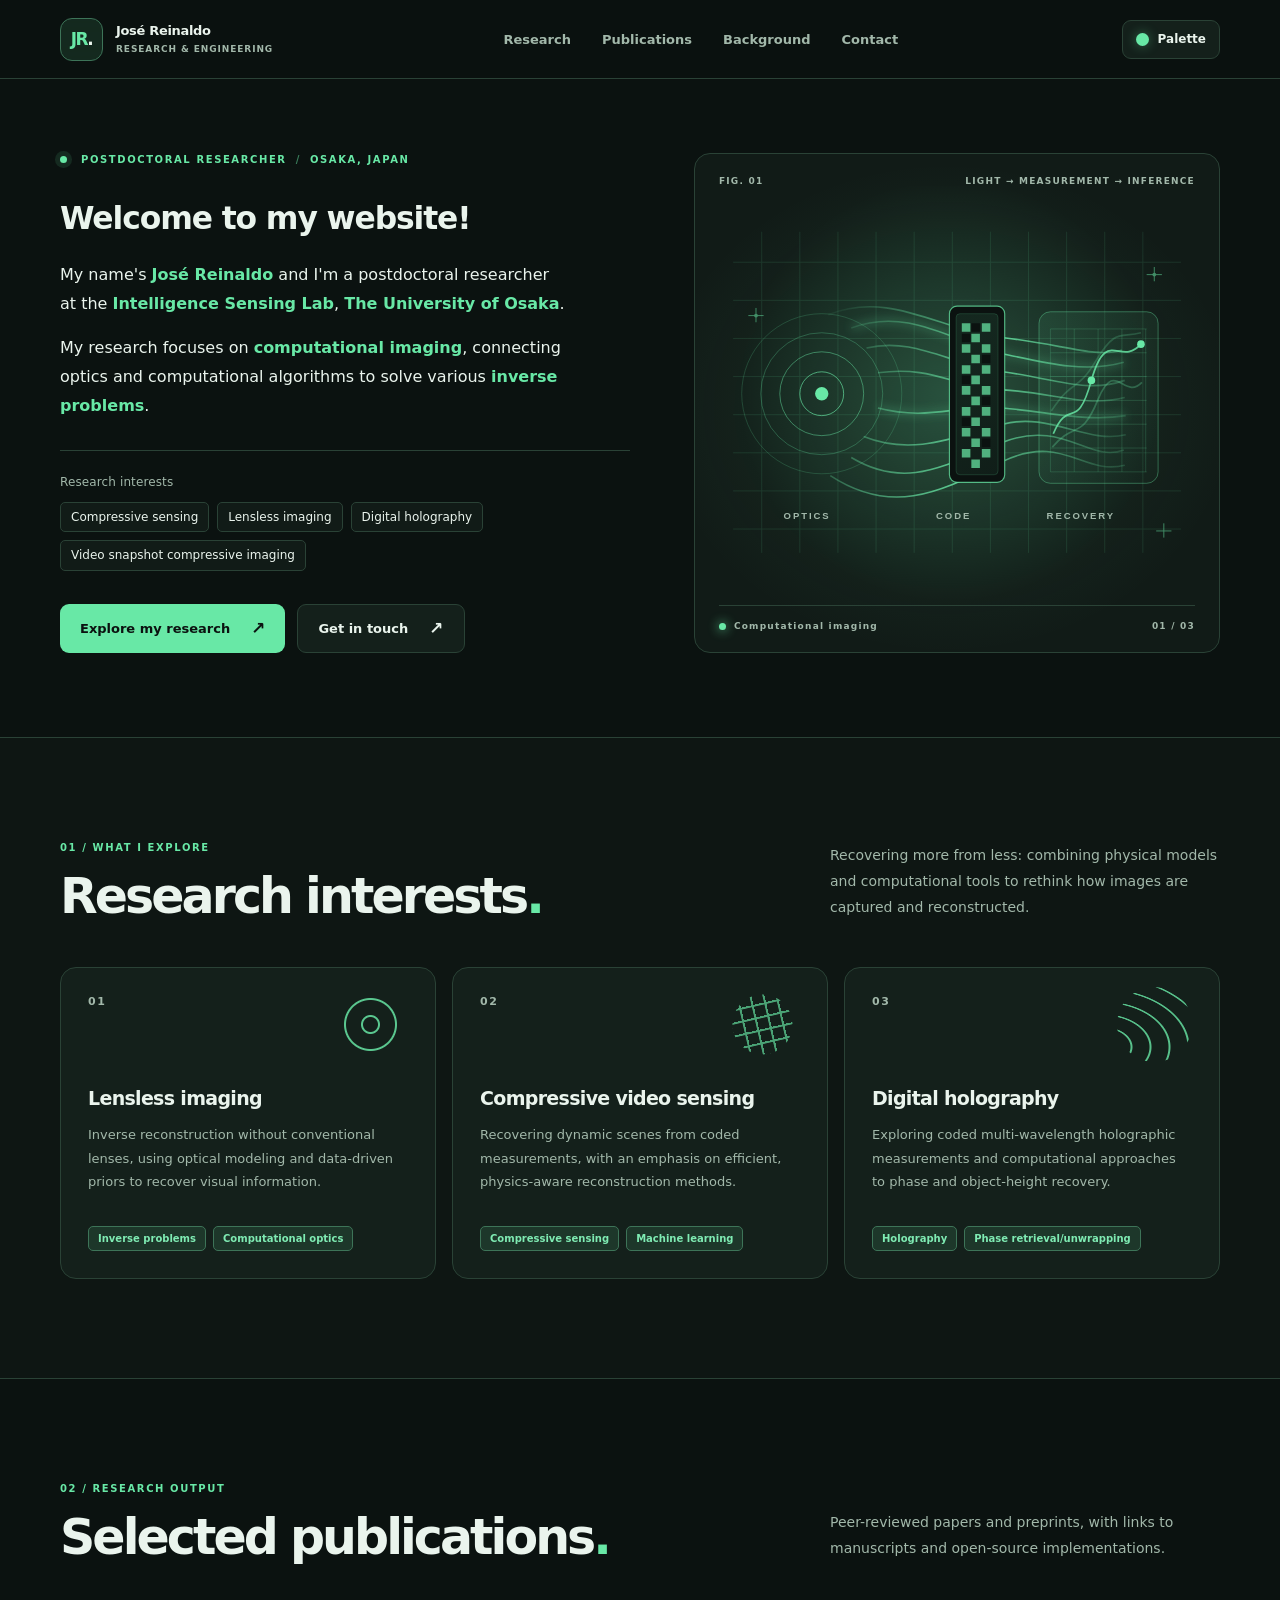
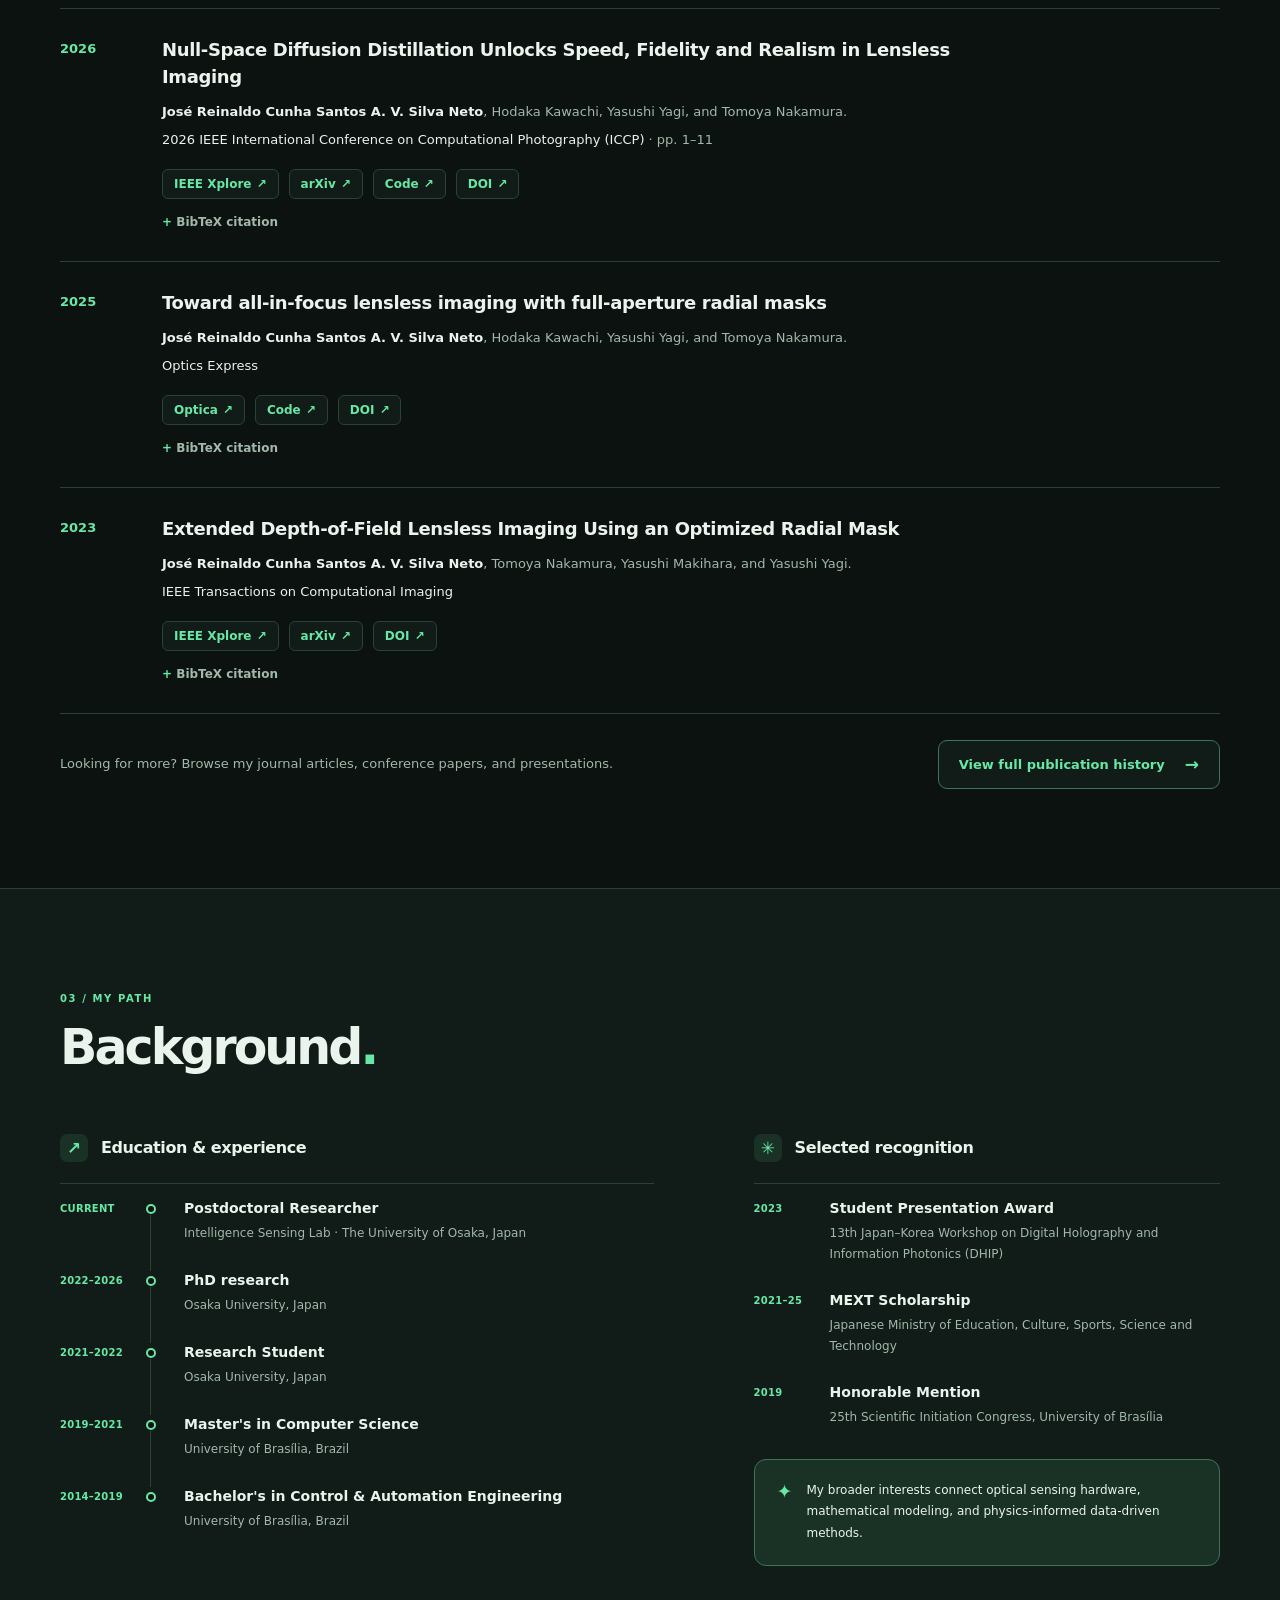
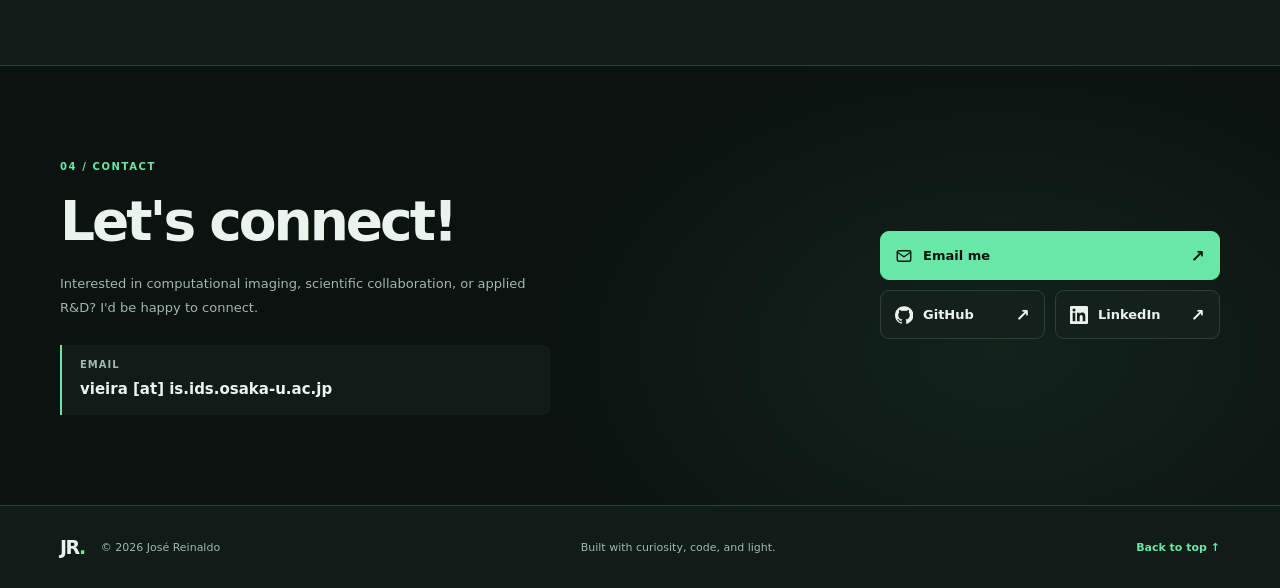
<file: index.html>
<!doctype html>
<html lang="en">
<head>
  <meta charset="utf-8">
  <meta name="viewport" content="width=device-width, initial-scale=1">
  <meta name="theme-color" content="#0b1210">
  <meta name="description" content="José Reinaldo — postdoctoral researcher at The University of Osaka working on computational imaging, inverse problems, and machine learning.">
  <meta property="og:title" content="José Reinaldo | Computational Imaging Researcher">
  <meta property="og:description" content="Research at the intersection of optics, inverse problems, and machine learning.">
  <meta property="og:type" content="website">
  <title>José Reinaldo · Computational Imaging Researcher</title>
  <link rel="icon" href="assets/favicon.svg" type="image/svg+xml">
  <link rel="stylesheet" href="theme.css">
  <link rel="stylesheet" href="styles.css">
  <script src="script.js" defer></script>
</head>
<body>
  <a class="skip-link" href="#main">Skip to content</a>
  <div class="site-shell">
    <header class="site-header">
      <div class="header-inner wrap">
        <a class="brand" href="#home" aria-label="José Reinaldo, back to home">
          <span class="brand-symbol" aria-hidden="true">JR<span class="brand-dot">.</span></span>
          <span class="brand-caption">José Reinaldo <small>research &amp; engineering</small></span>
        </a>
        <nav id="primary-nav" class="primary-nav" aria-label="Main navigation">
          <a href="#research">Research</a>
          <a href="#publications">Publications</a>
          <a href="#background">Background</a>
          <a href="#contact">Contact</a>
        </nav>
        <div class="header-actions">
          <button class="palette-button" type="button" id="palette-toggle" aria-expanded="false" aria-controls="palette-panel" title="Customize website colors"><span class="palette-icon" aria-hidden="true"></span> Palette</button>
          <button class="mobile-menu-button" type="button" id="menu-toggle" aria-expanded="false" aria-controls="primary-nav" aria-label="Open navigation menu">
            <span></span><span></span><span></span>
          </button>
        </div>
      </div>
    </header>

    <main id="main">
      <section class="hero-zone"><div class="hero wrap" id="home" aria-labelledby="hero-title">
        <div class="hero-content">
          <div class="eyebrow"><span class="pulse" aria-hidden="true"></span> POSTDOCTORAL RESEARCHER <span class="eyebrow-divider">/</span> OSAKA, JAPAN</div>
          <h1 id="hero-title" class="hero-intro">Welcome to my website!</h1>
          <div class="hero-summary">
            <p>My name's <strong>José Reinaldo</strong> and I'm a postdoctoral researcher at the <strong>Intelligence Sensing Lab</strong>, <strong>The University of Osaka</strong>.</p>
            <p>My research focuses on <strong>computational imaging</strong>, connecting optics and computational algorithms to solve various <strong>inverse problems</strong>.</p>
          </div>
          <div class="hero-interests" aria-label="Research interests">
            <span class="interests-label">Research interests</span>
            <ul class="interest-list">
              <li>Compressive sensing</li>
              <li>Lensless imaging</li>
              <li>Digital holography</li>
              <li>Video snapshot compressive imaging</li>
            </ul>
          </div>
          <div class="hero-actions">
            <a class="button button-primary" href="#research">Explore my research <span aria-hidden="true">↗</span></a>
            <a class="button button-secondary" href="#contact">Get in touch <span aria-hidden="true">↗</span></a>
          </div>
        </div>
        <div class="hero-graphic" aria-label="Stylized coherent light, coded sensor, and reconstructed wavefront" role="img">
          <div class="hero-graphic-top"><span>FIG. 01</span><span>LIGHT → MEASUREMENT → INFERENCE</span></div>
          <svg class="hero-art" viewBox="0 0 550 440" role="presentation" focusable="false" aria-hidden="true" xmlns="http://www.w3.org/2000/svg">
            <defs>
              <radialGradient id="art-halo"><stop stop-color="currentColor" stop-opacity=".18"/><stop offset="1" stop-color="currentColor" stop-opacity="0"/></radialGradient>
              <linearGradient id="art-beam" x1="135" y1="185" x2="429" y2="292" gradientUnits="userSpaceOnUse"><stop stop-color="currentColor" stop-opacity=".08"/><stop offset=".55" stop-color="currentColor" stop-opacity=".8"/><stop offset="1" stop-color="currentColor" stop-opacity=".19"/></linearGradient>
              <linearGradient id="art-pane" x1="320" x2="463" y1="135" y2="332" gradientUnits="userSpaceOnUse"><stop stop-color="currentColor" stop-opacity=".10"/><stop offset="1" stop-color="currentColor" stop-opacity=".02"/></linearGradient>
              <filter id="art-glow" x="-50%" y="-50%" width="200%" height="200%"><feGaussianBlur stdDeviation="5"/></filter>
            </defs>
            <circle cx="268" cy="215" r="222" fill="url(#art-halo)"/>
            <g class="art-grid" fill="none" stroke-width="1"><path d="M40 80H510M40 120H510M40 160H510M40 200H510M40 240H510M40 280H510M40 320H510M40 360H510"/><path d="M70 48V385M110 48V385M150 48V385M190 48V385M230 48V385M270 48V385M310 48V385M350 48V385M390 48V385M430 48V385M470 48V385"/></g>
            <g fill="none" class="art-ring"><circle cx="133" cy="218" r="84" opacity=".20"/><circle cx="133" cy="218" r="64" opacity=".29"/><circle cx="133" cy="218" r="44" opacity=".48"/><circle cx="133" cy="218" r="23" opacity=".68"/><circle cx="133" cy="218" r="7" fill="currentColor" stroke="none"/></g>
            <g stroke="url(#art-beam)" stroke-width="1.7" fill="none">
              <path d="M140 135C206 109 258 152 322 159S421 181 448 172"/><path d="M164 149C225 126 273 165 323 176S411 196 450 185"/><path d="M180 170C230 158 269 188 323 195S411 218 451 204"/><path d="M192 196C251 188 272 212 323 214S408 233 451 222"/><path d="M192 233C246 247 274 229 323 233S411 248 452 241"/><path d="M177 263C229 284 274 263 323 250S411 271 452 261"/><path d="M164 285C221 319 260 294 323 269S414 291 450 277"/><path d="M142 304C209 348 260 319 323 289S407 304 451 293"/>
            </g>
            <g opacity=".65" stroke="currentColor" stroke-width="2" filter="url(#art-glow)" fill="none"><path d="M164 149C225 126 273 165 323 176S411 196 450 185"/><path d="M192 233C246 247 274 229 323 233S411 248 452 241"/></g>
            <g><rect x="267" y="126" width="58" height="185" rx="8" fill="var(--bg)" stroke="currentColor" stroke-opacity=".75" stroke-width="1.2"/><rect x="274" y="134" width="44" height="169" rx="4" fill="url(#art-pane)" stroke="currentColor" stroke-opacity=".17"/>
              <g fill="currentColor" opacity=".72"><path d="M280 144h9v9h-9zM301 144h9v9h-9zM290 155h9v9h-9zM280 166h9v9h-9zM301 166h9v9h-9zM290 177h9v9h-9zM280 188h9v9h-9zM301 188h9v9h-9zM290 199h9v9h-9zM280 210h9v9h-9zM301 210h9v9h-9zM290 221h9v9h-9zM280 232h9v9h-9zM301 232h9v9h-9zM290 243h9v9h-9zM280 254h9v9h-9zM301 254h9v9h-9zM290 265h9v9h-9zM280 276h9v9h-9zM301 276h9v9h-9zM290 287h9v9h-9z"/></g>
              <g fill="var(--bg)"><path d="M290 144h9v9h-9zM280 155h9v9h-9zM301 177h9v9h-9zM280 199h9v9h-9zM301 221h9v9h-9zM280 243h9v9h-9zM301 265h9v9h-9z"/></g></g>
            <g><rect x="361" y="132" width="125" height="180" rx="12" stroke="currentColor" stroke-opacity=".39" fill="url(#art-pane)"/><g class="art-stroke" stroke-opacity=".19" fill="none"><path d="M373 150H474M373 175H474M373 200H474M373 225H474M373 250H474M373 275H474M373 300H474"/><path d="M373 150V300M398 150V300M423 150V300M448 150V300M473 150V300"/></g><g stroke="currentColor" fill="none" stroke-width="1.8" opacity=".84"><path d="M376 260C393 220 400 261 416 204S446 190 468 166"/><path opacity=".35" d="M375 274C399 246 405 268 423 224S450 226 469 206"/><path opacity=".26" d="M374 236C398 200 400 218 421 183S447 160 468 154"/></g><circle cx="416" cy="204" r="4" fill="currentColor"/><circle cx="468" cy="166" r="4" fill="currentColor"/></g>
            <g class="art-caption"><text x="93" y="349">OPTICS</text><text x="253" y="349">CODE</text><text x="369" y="349">RECOVERY</text></g>
            <g class="art-stroke" opacity=".55"><path d="M64 128v15M56 136h16M482 85v15M474 93h16M492 354v15M484 362h16"/><circle cx="64" cy="136" r="2" fill="currentColor" stroke="none"/><circle cx="482" cy="93" r="2" fill="currentColor" stroke="none"/></g>
          </svg>
          <div class="graphic-footer"><span><span class="footer-mark"></span> Computational imaging</span><span>01 / 03</span></div>
        </div>
      </div></section>

      <section class="section section-research" id="research" aria-labelledby="research-title">
        <div class="wrap">
          <div class="section-heading">
            <div><span class="section-number">01 / WHAT I EXPLORE</span><h2 id="research-title">Research interests<span class="accent-period">.</span></h2></div>
            <p>Recovering more from less: combining physical models and computational tools to rethink how images are captured and reconstructed.</p>
          </div>
          <div class="research-grid">
            <article class="research-card">
              <div class="card-top"><span class="card-index">01</span><span class="card-glyph glyph-rings" aria-hidden="true"></span></div>
              <h3>Lensless imaging</h3>
              <p>Inverse reconstruction without conventional lenses, using optical modeling and data-driven priors to recover visual information.</p>
              <div class="tags"><span>Inverse problems</span><span>Computational optics</span></div>
            </article>
            <article class="research-card">
              <div class="card-top"><span class="card-index">02</span><span class="card-glyph glyph-squares" aria-hidden="true"></span></div>
              <h3>Compressive video sensing</h3>
              <p>Recovering dynamic scenes from coded measurements, with an emphasis on efficient, physics-aware reconstruction methods.</p>
              <div class="tags"><span>Compressive sensing</span><span>Machine learning</span></div>
            </article>
            <article class="research-card">
              <div class="card-top"><span class="card-index">03</span><span class="card-glyph glyph-waves" aria-hidden="true"></span></div>
              <h3>Digital holography</h3>
              <p>Exploring coded multi-wavelength holographic measurements and computational approaches to phase and object-height recovery.</p>
              <div class="tags"><span>Holography</span><span>Phase retrieval/unwrapping</span></div>
            </article>
          </div>
        </div>
      </section>

      <section class="section publications-section" id="publications" aria-labelledby="publications-title">
        <div class="wrap">
          <div class="section-heading">
            <div><span class="section-number">02 / RESEARCH OUTPUT</span><h2 id="publications-title">Selected publications<span class="accent-period">.</span></h2></div>
            <p>Peer-reviewed papers and preprints, with links to manuscripts and open-source implementations.</p>
          </div>
          <div class="publication-list">
            <!-- To add a paper, copy one publication-row and update its citation and links.
                 A reusable example is documented in USAGE.md. -->
            <article class="publication-row" id="nsdd-iccp-2026">
              <time class="publication-year" datetime="2026">2026</time>
              <div class="publication-main">
                <h3>Null-Space Diffusion Distillation Unlocks Speed, Fidelity and Realism in Lensless Imaging</h3>
                <p class="publication-authors"><strong>José Reinaldo Cunha Santos A. V. Silva Neto</strong>, Hodaka Kawachi, Yasushi Yagi, and Tomoya Nakamura.</p>
                <p class="publication-venue"><em>2026 IEEE International Conference on Computational Photography (ICCP)</em> · pp. 1–11</p>
                <div class="publication-links" aria-label="Publication resources">
                  <a href="https://ieeexplore.ieee.org/document/11668888/" target="_blank" rel="noopener noreferrer">IEEE Xplore <span aria-hidden="true">↗</span></a>
                  <a href="https://arxiv.org/abs/2511.12024" target="_blank" rel="noopener noreferrer">arXiv <span aria-hidden="true">↗</span></a>
                  <a href="https://github.com/JRCSAVSN/NullSpaceDiffusionDistillation" target="_blank" rel="noopener noreferrer">Code <span aria-hidden="true">↗</span></a>
                  <a href="https://doi.org/10.1109/ICCP69532.2026.11668888" target="_blank" rel="noopener noreferrer">DOI <span aria-hidden="true">↗</span></a>
                </div>
                <details class="publication-citation">
                  <summary>BibTeX citation</summary>
                  <pre><code>@inproceedings{neto2026nsdd,
  author = {Silva Neto, Jos{\'e} Reinaldo Cunha Santos A. V. and Kawachi, Hodaka and Yagi, Yasushi and Nakamura, Tomoya},
  title = {Null-Space Diffusion Distillation Unlocks Speed, Fidelity and Realism in Lensless Imaging},
  booktitle = {2026 IEEE International Conference on Computational Photography (ICCP)},
  pages = {1--11},
  year = {2026},
  doi = {10.1109/ICCP69532.2026.11668888}
}</code></pre>
                </details>
              </div>
            </article>

            <article class="publication-row" id="radial-OptExp-2025">
              <time class="publication-year" datetime="2025">2025</time>
              <div class="publication-main">
                <h3>Toward all-in-focus lensless imaging with full-aperture radial masks</h3>
                <p class="publication-authors"><strong>José Reinaldo Cunha Santos A. V. Silva Neto</strong>, Hodaka Kawachi, Yasushi Yagi, and Tomoya Nakamura.</p>
                <p class="publication-venue"><em>Optics Express</em></p>
                <div class="publication-links" aria-label="Publication resources">
                  <a href="https://opg.optica.org/oe/fulltext.cfm?uri=oe-33-23-48112" target="_blank" rel="noopener noreferrer">Optica <span aria-hidden="true">↗</span></a>
<!--                  <a href="https://arxiv.org/abs/2303.11554" target="_blank" rel="noopener noreferrer">arXiv <span aria-hidden="true">↗</span></a>-->
                  <a href="https://github.com/JRCSAVSN/FullRadialLenslessImaging" target="_blank" rel="noopener noreferrer">Code <span aria-hidden="true">↗</span></a>
                  <a href="https://doi.org/10.1364/OE.576474" target="_blank" rel="noopener noreferrer">DOI <span aria-hidden="true">↗</span></a>
                </div>
                <details class="publication-citation">
                  <summary>BibTeX citation</summary>
                  <pre><code>@article{SilvaNeto:25,
author = {Jose Reinaldo Cunha Santos A. V. Silva Neto and Hodaka Kawachi and Yasushi Yagi and Tomoya Nakamura},
journal = {Opt. Express},
number = {23},
pages = {48112--48129},
publisher = {Optica Publishing Group},
title = {Toward all-in-focus lensless imaging with full-aperture radial masks},
volume = {33},
month = {Nov},
year = {2025},
url = {https://opg.optica.org/oe/abstract.cfm?URI=oe-33-23-48112},
doi = {10.1364/OE.576474}
}</code></pre>
                </details>
              </div>
            </article>

            <article class="publication-row" id="radial-tci-2023">
              <time class="publication-year" datetime="2023">2023</time>
              <div class="publication-main">
                <h3>Extended Depth-of-Field Lensless Imaging Using an Optimized Radial Mask</h3>
                <p class="publication-authors"><strong>José Reinaldo Cunha Santos A. V. Silva Neto</strong>, Tomoya Nakamura, Yasushi Makihara, and Yasushi Yagi.</p>
                <p class="publication-venue"><em>IEEE Transactions on Computational Imaging</em></p>
                <div class="publication-links" aria-label="Publication resources">
                  <a href="https://ieeexplore.ieee.org/document/10268019/" target="_blank" rel="noopener noreferrer">IEEE Xplore <span aria-hidden="true">↗</span></a>
                  <a href="https://arxiv.org/abs/2303.11554" target="_blank" rel="noopener noreferrer">arXiv <span aria-hidden="true">↗</span></a>
<!--                  <a href="https://github.com/JRCSAVSN/NullSpaceDiffusionDistillation" target="_blank" rel="noopener noreferrer">Code <span aria-hidden="true">↗</span></a>-->
                  <a href="https://doi.org/10.1109/TCI.2023.3318992" target="_blank" rel="noopener noreferrer">DOI <span aria-hidden="true">↗</span></a>
                </div>
                <details class="publication-citation">
                  <summary>BibTeX citation</summary>
                  <pre><code>@article{neto2023radial,
  author={Silva Neto, José Reinaldo Cunha Santos A. V. and Nakamura, Tomoya and Makihara, Yasushi and Yagi, Yasushi},
  journal={IEEE Transactions on Computational Imaging},
  title={Extended Depth-of-Field Lensless Imaging Using an Optimized Radial Mask},
  year={2023},
  volume={9},
  number={},
  pages={857-868},
  doi={10.1109/TCI.2023.3318992}
}</code></pre>
                </details>
              </div>
            </article>
          </div>
          <div class="publication-more">
            <p>Looking for more? Browse my journal articles, conference papers, and presentations.</p>
            <a class="button publication-more-link" href="publications.html">View full publication history <span aria-hidden="true">→</span></a>
          </div>
        </div>
      </section>

      <section class="section background-section" id="background" aria-labelledby="background-title">
        <div class="wrap">
          <div class="section-heading compact-heading">
            <div><span class="section-number">03 / MY PATH</span><h2 id="background-title">Background<span class="accent-period">.</span></h2></div>
          </div>
          <div class="background-grid">
            <div class="background-column">
              <h3 class="column-title"><span class="title-icon">↗</span> Education &amp; experience</h3>
              <div class="timeline">
                <div class="timeline-item"><span class="time">CURRENT</span><div><h4>Postdoctoral Researcher</h4><p>Intelligence Sensing Lab · The University of Osaka, Japan</p></div></div>
                <div class="timeline-item"><span class="time">2022–2026</span><div><h4>PhD research</h4><p>Osaka University, Japan</p></div></div>
                <div class="timeline-item"><span class="time">2021–2022</span><div><h4>Research Student</h4><p>Osaka University, Japan</p></div></div>
                <div class="timeline-item"><span class="time">2019–2021</span><div><h4>Master's in Computer Science</h4><p>University of Brasília, Brazil</p></div></div>
                <div class="timeline-item"><span class="time">2014–2019</span><div><h4>Bachelor's in Control &amp; Automation Engineering</h4><p>University of Brasília, Brazil</p></div></div>
              </div>
            </div>
            <div class="background-column awards-column">
              <h3 class="column-title"><span class="title-icon">✳</span> Selected recognition</h3>
              <div class="award-item"><span class="award-year">2023</span><div><h4>Student Presentation Award</h4><p>13th Japan–Korea Workshop on Digital Holography and Information Photonics (DHIP)</p></div></div>
              <div class="award-item"><span class="award-year">2021–25</span><div><h4>MEXT Scholarship</h4><p>Japanese Ministry of Education, Culture, Sports, Science and Technology</p></div></div>
              <div class="award-item"><span class="award-year">2019</span><div><h4>Honorable Mention</h4><p>25th Scientific Initiation Congress, University of Brasília</p></div></div>
              <div class="background-note"><span class="note-star">✦</span><p>My broader interests connect optical sensing hardware, mathematical modeling, and physics-informed data-driven methods.</p></div>
            </div>
          </div>
        </div>
      </section>

      <section class="contact-section" id="contact" aria-labelledby="contact-title">
        <div class="wrap contact-layout">
          <div>
            <span class="section-number contact-number">04 / CONTACT</span>
            <h2 id="contact-title">Let's connect!</h2>
            <p>Interested in computational imaging, scientific collaboration, or applied R&amp;D? I'd be happy to connect.</p>
            <div class="contact-wemail">
              <span class="contact-wemail-label">EMAIL</span>
              <span class="contact-wemail-address">
                vieira <span class="wemail-highlight">[at]</span>
                is.ids.osaka-u.ac.jp
              </span>
            </div>
          </div>


            <div class="contact-action">
              <div class="contact-links">

                <!-- Email -->
                <a class="button contact-button contact-email"
                   href="mailto:vieira@is.ids.osaka-u.ac.jp">
                  <svg class="contact-icon" viewBox="0 0 24 24"
                       fill="none" stroke="currentColor"
                       stroke-width="1.8"
                       stroke-linecap="round"
                       stroke-linejoin="round"
                       aria-hidden="true">
                    <rect x="3" y="5" width="18" height="14" rx="2"/>
                    <path d="m3 7 9 6 9-6"/>
                  </svg>
                  Email me
                  <span class="contact-arrow" aria-hidden="true">↗</span>
                </a>

                <!-- GitHub -->
                <a class="button contact-button contact-secondary"
                   href="https://github.com/JRCSAVSN"
                   target="_blank" rel="noopener noreferrer">
                  <svg class="contact-icon" viewBox="0 0 24 24"
                       fill="currentColor" aria-hidden="true">
                    <path d="M12 .3a12 12 0 0 0-3.79 23.38c.6.11.82-.26.82-.58v-2.04c-3.34.73-4.04-1.42-4.04-1.42-.55-1.39-1.33-1.76-1.33-1.76-1.09-.74.08-.73.08-.73 1.21.08 1.84 1.24 1.84 1.24 1.07 1.83 2.81 1.3 3.49.99.11-.77.42-1.3.76-1.6-2.66-.3-5.46-1.33-5.46-5.93 0-1.31.47-2.38 1.24-3.22-.13-.3-.54-1.52.11-3.18 0 0 1-.32 3.3 1.23a11.5 11.5 0 0 1 6 0c2.28-1.55 3.28-1.23 3.28-1.23.65 1.66.24 2.88.12 3.18.77.84 1.23 1.91 1.23 3.22 0 4.61-2.8 5.63-5.48 5.92.42.36.81 1.1.81 2.22v3.29c0 .31.21.69.83.57A12 12 0 0 0 12 .3Z"/>
                  </svg>
                  GitHub
                  <span class="contact-arrow" aria-hidden="true">↗</span>
                </a>

                <!-- LinkedIn -->
                <a class="button contact-button contact-secondary"
                   href="https://www.linkedin.com/in/josercsavsneto/"
                   target="_blank" rel="noopener noreferrer">
                  <svg class="contact-icon" viewBox="0 0 24 24"
                       fill="currentColor" aria-hidden="true">
                    <path d="M20.45 20.45H16.9v-5.57c0-1.33-.03-3.04-1.85-3.04-1.85 0-2.14 1.45-2.14 2.94v5.67H9.35V9h3.41v1.56h.05c.48-.9 1.64-1.85 3.37-1.85 3.6 0 4.27 2.37 4.27 5.46v6.28ZM5.34 7.43a2.06 2.06 0 1 1 0-4.12 2.06 2.06 0 0 1 0 4.12Zm1.78 13.02H3.56V9h3.56v11.45ZM22.23 0H1.77C.79 0 0 .77 0 1.73v20.54C0 23.23.79 24 1.77 24h20.45c.98 0 1.78-.77 1.78-1.73V1.73C24 .77 23.2 0 22.23 0Z"/>
                  </svg>
                  LinkedIn
                  <span class="contact-arrow" aria-hidden="true">↗</span>
                </a>

              </div>
            </div>


        </div>
      </section>
    </main>
    <footer class="site-footer"><div class="wrap footer-layout"><div><span class="footer-name">JR<span>.</span></span><span>© <span id="year">2026</span> José Reinaldo</span></div><span>Built with curiosity, code, and light.</span><a href="#home">Back to top ↑</a></div></footer>
  </div>
  <!-- The palette editor changes colors in this browser only. It never publishes automatically. -->
  <aside class="palette-panel" id="palette-panel" aria-label="Color palette editor" hidden>
    <div class="panel-top"><div><p class="panel-eyebrow">Design playground</p><h2>Color palette</h2></div><button type="button" class="close-panel" id="palette-close" aria-label="Close palette editor">×</button></div>
    <p class="panel-description">Try a preset or tune individual colors!</p>
    <span class="panel-label">Starting palettes</span>
    <div class="palette-presets" role="group" aria-label="Palette presets">
<!--      <button type="button" class="preset" data-preset="phosphor"><span class="preset-dot" style="&#45;&#45;swatch:#a5f4a9;&#45;&#45;swatch-bg:#0b1210"></span>Phosphor</button>-->
<!--      <button type="button" class="preset" data-preset="emerald"><span class="preset-dot" style="&#45;&#45;swatch:#67e8c1;&#45;&#45;swatch-bg:#081719"></span>Emerald</button>-->
<!--      <button type="button" class="preset" data-preset="sage"><span class="preset-dot" style="&#45;&#45;swatch:#b8d7a2;&#45;&#45;swatch-bg:#151916"></span>Sage</button>-->
      <button type="button" class="preset" data-preset="lambda473"><span class="preset-dot" style="--swatch:#628bff;--swatch-bg:#151916"></span>λ 473nm</button>
      <button type="button" class="preset" data-preset="lambda532"><span class="preset-dot" style="--swatch:#68e8a6;--swatch-bg:#151916"></span>λ 532nm</button>
      <button type="button" class="preset" data-preset="lambda660"><span class="preset-dot" style="--swatch:#dd8585;--swatch-bg:#151916"></span>λ 660nm</button>
    </div>
    <span class="panel-label">Fine-tune colors</span>
    <div class="palette-fields">
      <div class="color-row"><label for="hex-bg">Background</label><input class="color-chip" id="color-bg" type="color" data-color="bg" aria-label="Choose background color"><input class="color-hex" id="hex-bg" type="text" data-hex="bg" maxlength="7" spellcheck="false" aria-label="Background hex color"></div>
      <div class="color-row"><label for="hex-surface">Cards / panels</label><input class="color-chip" id="color-surface" type="color" data-color="surface" aria-label="Choose card color"><input class="color-hex" id="hex-surface" type="text" data-hex="surface" maxlength="7" spellcheck="false" aria-label="Card hex color"></div>
      <div class="color-row"><label for="hex-text">Main text</label><input class="color-chip" id="color-text" type="color" data-color="text" aria-label="Choose main text color"><input class="color-hex" id="hex-text" type="text" data-hex="text" maxlength="7" spellcheck="false" aria-label="Main text hex color"></div>
      <div class="color-row"><label for="hex-muted">Muted text</label><input class="color-chip" id="color-muted" type="color" data-color="muted" aria-label="Choose secondary text color"><input class="color-hex" id="hex-muted" type="text" data-hex="muted" maxlength="7" spellcheck="false" aria-label="Muted text hex color"></div>
      <div class="color-row"><label for="hex-accent">Green accent</label><input class="color-chip" id="color-accent" type="color" data-color="accent" aria-label="Choose accent color"><input class="color-hex" id="hex-accent" type="text" data-hex="accent" maxlength="7" spellcheck="false" aria-label="Accent hex color"></div>
      <div class="color-row"><label for="hex-border">Outlines</label><input class="color-chip" id="color-border" type="color" data-color="border" aria-label="Choose outline color"><input class="color-hex" id="hex-border" type="text" data-hex="border" maxlength="7" spellcheck="false" aria-label="Border hex color"></div>
    </div>
<!--    <div class="palette-actions"><button type="button" class="palette-action copy" id="copy-palette">Copy CSS colors</button><button type="button" class="palette-action" id="reset-palette">Reset</button></div>-->
    <p class="palette-feedback" id="palette-feedback" role="status" aria-live="polite">Try different color schemes!</p>
  </aside>
</body>
</html>
</file>
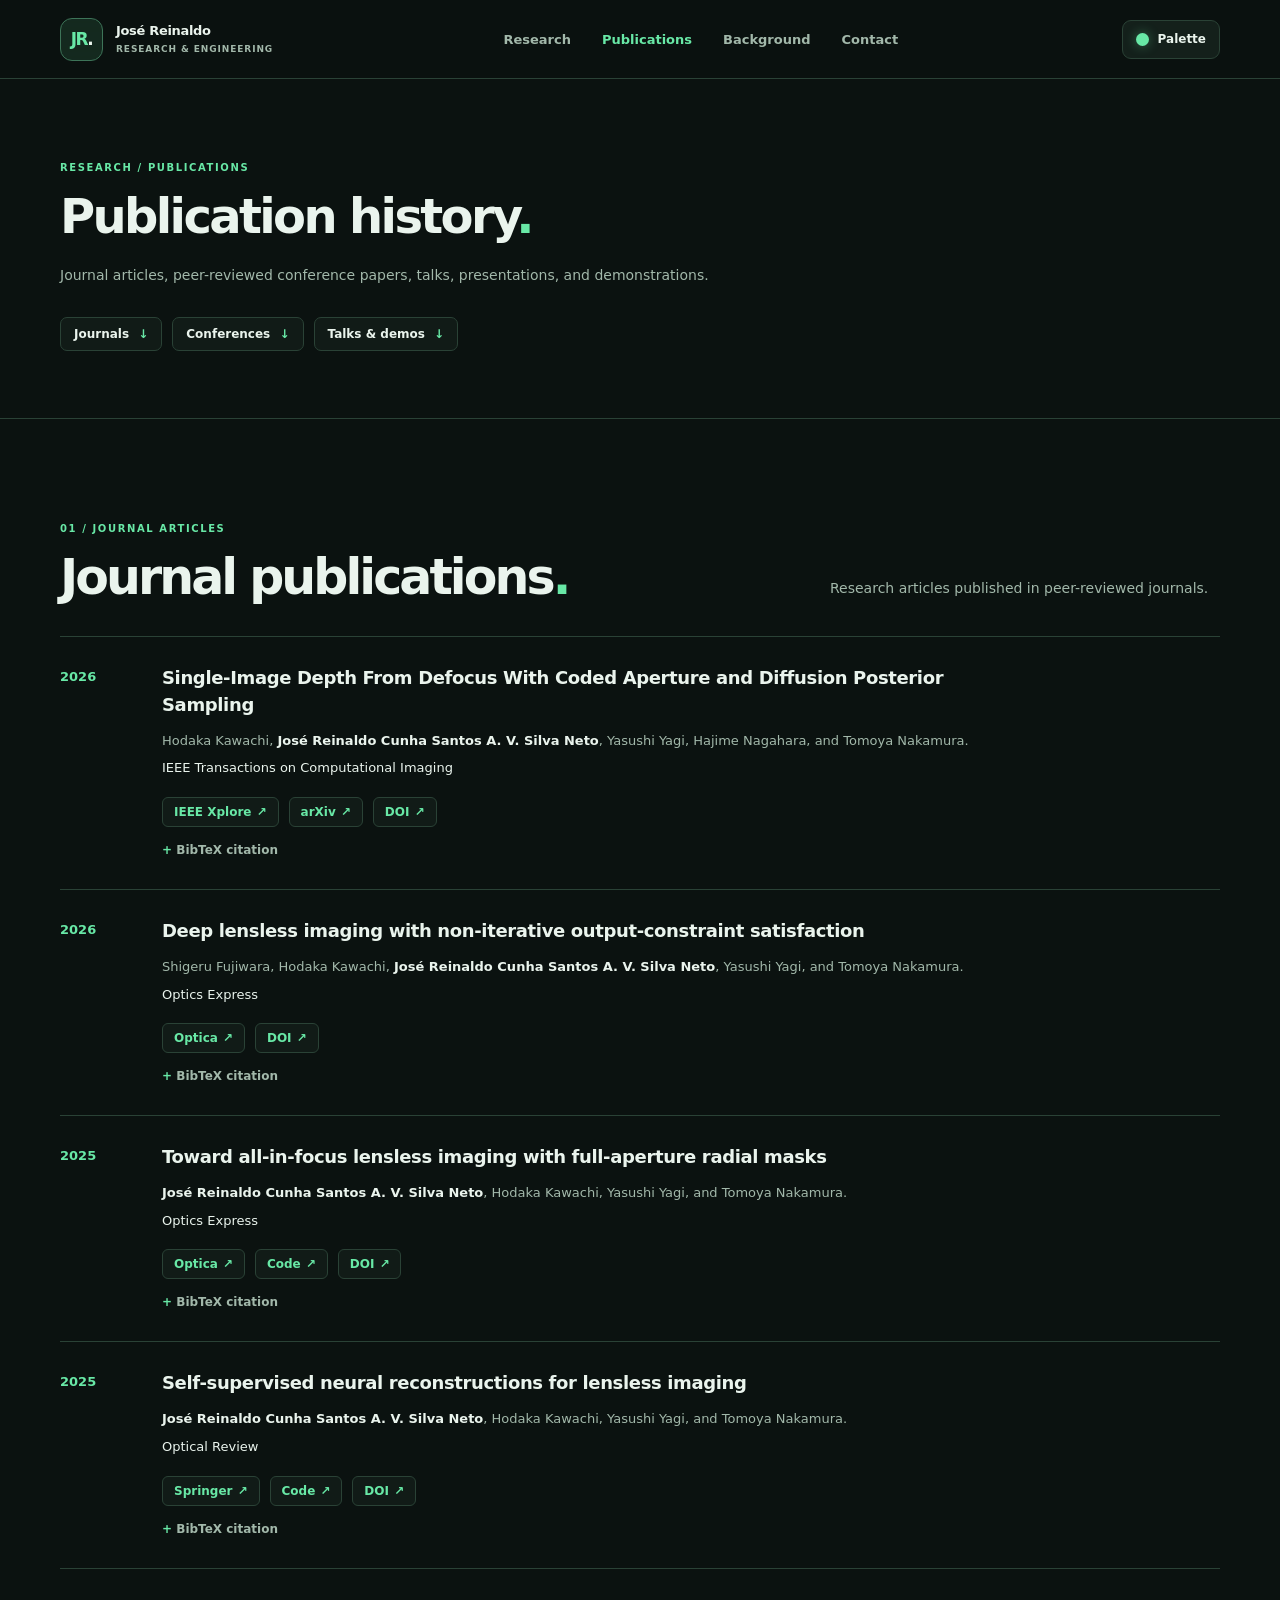
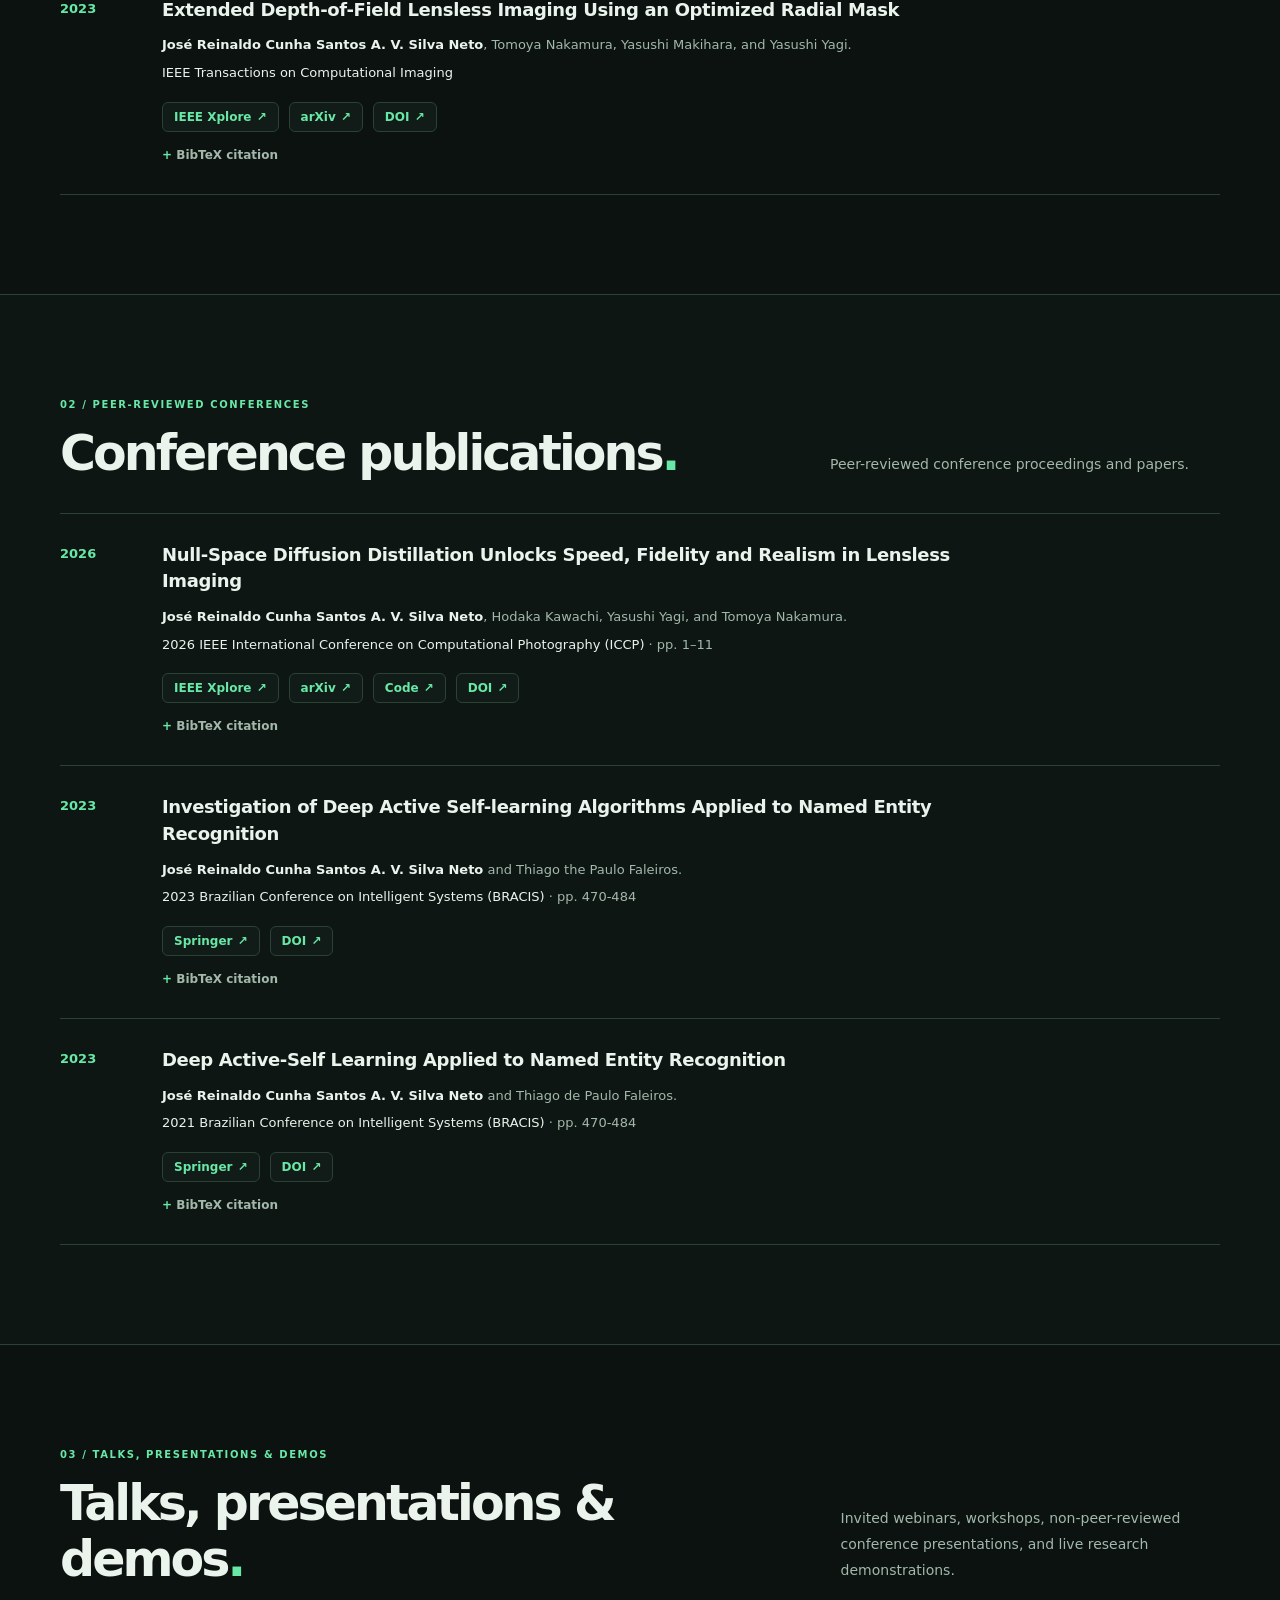
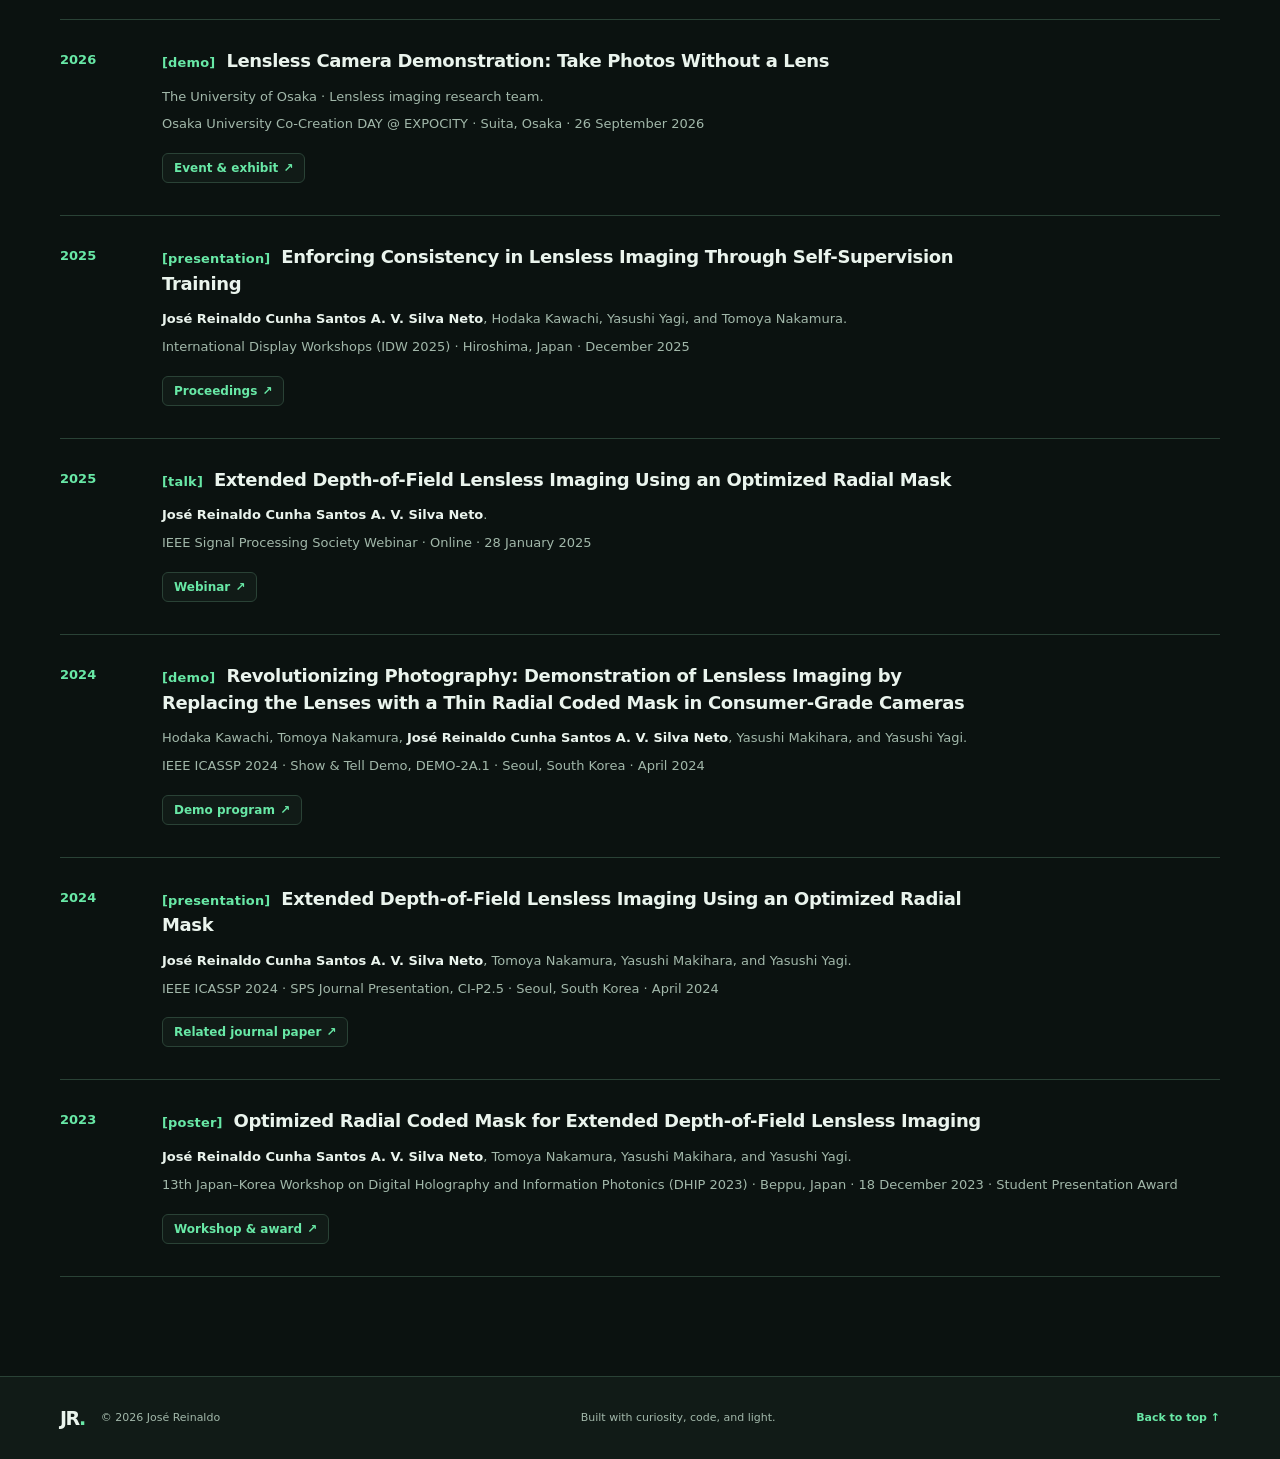
<file: publications.html>
<!doctype html>
<html lang="en">
<head>
  <meta charset="utf-8">
  <meta name="viewport" content="width=device-width, initial-scale=1">
  <meta name="theme-color" content="#0b1210">
  <meta name="description" content="José Reinaldo — journal publications, peer-reviewed conference papers, and presentations in computational imaging.">
  <meta property="og:title" content="Publication History | José Reinaldo">
  <meta property="og:description" content="Journal articles, peer-reviewed conference publications, talks, and demos.">
  <meta property="og:type" content="website">
  <title>Publication History · José Reinaldo</title>
  <link rel="icon" href="assets/favicon.svg" type="image/svg+xml">
  <link rel="stylesheet" href="theme.css">
  <link rel="stylesheet" href="styles.css">
  <script src="script.js" defer></script>
</head>
<body>
  <a class="skip-link" href="#main">Skip to content</a>
  <div class="site-shell">
    <header class="site-header">
      <div class="header-inner wrap">
        <a class="brand" href="index.html#home" aria-label="José Reinaldo, back to home">
          <span class="brand-symbol" aria-hidden="true">JR<span class="brand-dot">.</span></span>
          <span class="brand-caption">José Reinaldo <small>research &amp; engineering</small></span>
        </a>
        <nav id="primary-nav" class="primary-nav" aria-label="Main navigation">
          <a href="index.html#research">Research</a>
          <a href="publications.html" aria-current="page">Publications</a>
          <a href="index.html#background">Background</a>
          <a href="index.html#contact">Contact</a>
        </nav>
        <div class="header-actions">
          <button class="palette-button" type="button" id="palette-toggle" aria-expanded="false" aria-controls="palette-panel" title="Customize website colors"><span class="palette-icon" aria-hidden="true"></span> Palette</button>
          <button class="mobile-menu-button" type="button" id="menu-toggle" aria-expanded="false" aria-controls="primary-nav" aria-label="Open navigation menu">
            <span></span><span></span><span></span>
          </button>
        </div>
      </div>
    </header>
    <main id="main">
      <section class="history-intro" aria-labelledby="history-title">
        <div class="wrap">
          <span class="section-number">RESEARCH / PUBLICATIONS</span>
          <h1 id="history-title">Publication history<span class="accent-period">.</span></h1>
          <p>Journal articles, peer-reviewed conference papers, talks, presentations, and demonstrations.</p>
          <nav class="history-jump-links" aria-label="Publication categories">
            <a href="#journals">Journals <span aria-hidden="true">↓</span></a>
            <a href="#conferences">Conferences <span aria-hidden="true">↓</span></a>
            <a href="#talks">Talks &amp; demos <span aria-hidden="true">↓</span></a>
          </nav>
        </div>
      </section>

      <section class="section history-section" id="journals" aria-labelledby="journals-title">
        <div class="wrap">
          <div class="section-heading">
            <div><span class="section-number">01 / JOURNAL ARTICLES</span><h2 id="journals-title">Journal publications<span class="accent-period">.</span></h2></div>
            <p>Research articles published in peer-reviewed journals.</p>
          </div>
          <div class="publication-list">

            <article class="publication-row" id="dfd-tci-2026">
                          <time class="publication-year" datetime="2026">2026</time>
                          <div class="publication-main">
                            <h3>Single-Image Depth From Defocus With Coded Aperture and Diffusion Posterior Sampling</h3>
                            <p class="publication-authors">Hodaka Kawachi, <strong>José Reinaldo Cunha Santos A. V. Silva Neto</strong>, Yasushi Yagi, Hajime Nagahara, and Tomoya Nakamura.</p>
                            <p class="publication-venue"><em>IEEE Transactions on Computational Imaging</em></p>
                            <div class="publication-links" aria-label="Publication resources">
                              <a href="https://ieeexplore.ieee.org/document/11538337" target="_blank" rel="noopener noreferrer">IEEE Xplore <span aria-hidden="true">↗</span></a>
                              <a href="https://arxiv.org/pdf/2509.17427" target="_blank" rel="noopener noreferrer">arXiv <span aria-hidden="true">↗</span></a>
<!--                              <a href="https://github.com/JRCSAVSN/FullRadialLenslessImaging" target="_blank" rel="noopener noreferrer">Code <span aria-hidden="true">↗</span></a>-->
                              <a href="https://doi.org/10.1109/TCI.2026.3697618" target="_blank" rel="noopener noreferrer">DOI <span aria-hidden="true">↗</span></a>
                            </div>
                            <details class="publication-citation">
                              <summary>BibTeX citation</summary>
                              <pre><code>@article{11538337,
author={Kawachi, Hodaka and Neto, José Reinaldo Cunha Santos A V Silva and Yagi, Yasushi and Nagahara, Hajime and Nakamura, Tomoya},
journal={IEEE Transactions on Computational Imaging},
title={Single-Image Depth From Defocus With Coded Aperture and Diffusion Posterior Sampling},
year={2026},
volume={12},
number={},
pages={1034-1045},
doi={10.1109/TCI.2026.3697618}}
            </code></pre>
                            </details>
                          </div>
                        </article>

            <article class="publication-row" id="outconstrain-OptExp-2026">
                          <time class="publication-year" datetime="2026">2026</time>
                          <div class="publication-main">
                            <h3>Deep lensless imaging with non-iterative output-constraint satisfaction</h3>
                            <p class="publication-authors">Shigeru Fujiwara, Hodaka Kawachi, <strong>José Reinaldo Cunha Santos A. V. Silva Neto</strong>, Yasushi Yagi, and Tomoya Nakamura.</p>
                            <p class="publication-venue"><em>Optics Express</em></p>
                            <div class="publication-links" aria-label="Publication resources">
                              <a href="https://opg.optica.org/oe/fulltext.cfm?uri=oe-34-20-37137" target="_blank" rel="noopener noreferrer">Optica <span aria-hidden="true">↗</span></a>
            <!--                  <a href="https://arxiv.org/abs/2303.11554" target="_blank" rel="noopener noreferrer">arXiv <span aria-hidden="true">↗</span></a>-->
<!--                              <a href="https://github.com/JRCSAVSN/FullRadialLenslessImaging" target="_blank" rel="noopener noreferrer">Code <span aria-hidden="true">↗</span></a>-->
                              <a href="https://doi.org/10.1364/OE.608276" target="_blank" rel="noopener noreferrer">DOI <span aria-hidden="true">↗</span></a>
                            </div>
                            <details class="publication-citation">
                              <summary>BibTeX citation</summary>
                              <pre><code>@article{Fujiwara:26,
author = {Shigeru Fujiwara and Hodaka Kawachi and Jos\'{e} Reinaldo Cunha Santos A. V. Silva Neto and Yasushi Yagi and Tomoya Nakamura},
journal = {Opt. Express},
number = {20},
pages = {37137--37151},
publisher = {Optica Publishing Group},
title = {Deep lensless imaging with non-iterative output-constraint satisfaction},
volume = {34},
month = {Oct},
year = {2026},
url = {https://opg.optica.org/oe/abstract.cfm?URI=oe-34-20-37137},
doi = {10.1364/OE.608276},
}</code></pre>
                            </details>
                          </div>
                        </article>

            <article class="publication-row" id="radial-OptExp-2025">
                          <time class="publication-year" datetime="2025">2025</time>
                          <div class="publication-main">
                            <h3>Toward all-in-focus lensless imaging with full-aperture radial masks</h3>
                            <p class="publication-authors"><strong>José Reinaldo Cunha Santos A. V. Silva Neto</strong>, Hodaka Kawachi, Yasushi Yagi, and Tomoya Nakamura.</p>
                            <p class="publication-venue"><em>Optics Express</em></p>
                            <div class="publication-links" aria-label="Publication resources">
                              <a href="https://opg.optica.org/oe/fulltext.cfm?uri=oe-33-23-48112" target="_blank" rel="noopener noreferrer">Optica <span aria-hidden="true">↗</span></a>
            <!--                  <a href="https://arxiv.org/abs/2303.11554" target="_blank" rel="noopener noreferrer">arXiv <span aria-hidden="true">↗</span></a>-->
                              <a href="https://github.com/JRCSAVSN/FullRadialLenslessImaging" target="_blank" rel="noopener noreferrer">Code <span aria-hidden="true">↗</span></a>
                              <a href="https://doi.org/10.1364/OE.576474" target="_blank" rel="noopener noreferrer">DOI <span aria-hidden="true">↗</span></a>
                            </div>
                            <details class="publication-citation">
                              <summary>BibTeX citation</summary>
                              <pre><code>@article{SilvaNeto:25,
author = {Jose Reinaldo Cunha Santos A. V. Silva Neto and Hodaka Kawachi and Yasushi Yagi and Tomoya Nakamura},
journal = {Opt. Express},
number = {23},
pages = {48112--48129},
publisher = {Optica Publishing Group},
title = {Toward all-in-focus lensless imaging with full-aperture radial masks},
volume = {33},
month = {Nov},
year = {2025},
url = {https://opg.optica.org/oe/abstract.cfm?URI=oe-33-23-48112},
doi = {10.1364/OE.576474}
}</code></pre>
                            </details>
                          </div>
                        </article>

            <article class="publication-row" id="selfsup-OptReview-2025">
                          <time class="publication-year" datetime="2025">2025</time>
                          <div class="publication-main">
                            <h3>Self-supervised neural reconstructions for lensless imaging</h3>
                            <p class="publication-authors"><strong>José Reinaldo Cunha Santos A. V. Silva Neto</strong>, Hodaka Kawachi, Yasushi Yagi, and Tomoya Nakamura.</p>
                            <p class="publication-venue"><em>Optical Review</em></p>
                            <div class="publication-links" aria-label="Publication resources">
                              <a href="https://link.springer.com/article/10.1007/s10043-025-00992-x" target="_blank" rel="noopener noreferrer">Springer <span aria-hidden="true">↗</span></a>
            <!--                  <a href="https://arxiv.org/abs/2303.11554" target="_blank" rel="noopener noreferrer">arXiv <span aria-hidden="true">↗</span></a>-->
                              <a href="https://github.com/JRCSAVSN/SelfSupervisedLensless" target="_blank" rel="noopener noreferrer">Code <span aria-hidden="true">↗</span></a>
                              <a href="https://doi.org/10.1007/s10043-025-00992-x" target="_blank" rel="noopener noreferrer">DOI <span aria-hidden="true">↗</span></a>
                            </div>
                            <details class="publication-citation">
                              <summary>BibTeX citation</summary>
                              <pre><code>@article{Neto_etal_SelfNeuralLensless_2025_OptReview,
author = {Silva Neto, José Reinaldo Cunha Santos A. V. and Kawachi, Hodaka and Yagi, Yasushi and Nakamura, Tomoya},
title = {Self-supervised neural reconstructions for lensless imaging},
journal = {Optical Review},
pages = {664–668},
volume = {32},
year = {2025},
}</code></pre>
                            </details>
                          </div>
                        </article>

            <article class="publication-row" id="radial-tci-2023">
                          <time class="publication-year" datetime="2023">2023</time>
                          <div class="publication-main">
                            <h3>Extended Depth-of-Field Lensless Imaging Using an Optimized Radial Mask</h3>
                            <p class="publication-authors"><strong>José Reinaldo Cunha Santos A. V. Silva Neto</strong>, Tomoya Nakamura, Yasushi Makihara, and Yasushi Yagi.</p>
                            <p class="publication-venue"><em>IEEE Transactions on Computational Imaging</em></p>
                            <div class="publication-links" aria-label="Publication resources">
                              <a href="https://ieeexplore.ieee.org/document/10268019/" target="_blank" rel="noopener noreferrer">IEEE Xplore <span aria-hidden="true">↗</span></a>
                              <a href="https://arxiv.org/abs/2303.11554" target="_blank" rel="noopener noreferrer">arXiv <span aria-hidden="true">↗</span></a>
            <!--                  <a href="https://github.com/JRCSAVSN/NullSpaceDiffusionDistillation" target="_blank" rel="noopener noreferrer">Code <span aria-hidden="true">↗</span></a>-->
                              <a href="https://doi.org/10.1109/TCI.2023.3318992" target="_blank" rel="noopener noreferrer">DOI <span aria-hidden="true">↗</span></a>
                            </div>
                            <details class="publication-citation">
                              <summary>BibTeX citation</summary>
                              <pre><code>@article{neto2023radial,
author={Silva Neto, José Reinaldo Cunha Santos A. V. and Nakamura, Tomoya and Makihara, Yasushi and Yagi, Yasushi},
journal={IEEE Transactions on Computational Imaging},
title={Extended Depth-of-Field Lensless Imaging Using an Optimized Radial Mask},
year={2023},
volume={9},
number={},
pages={857-868},
doi={10.1109/TCI.2023.3318992}
}</code></pre>
                            </details>
                          </div>
                        </article>
          </div>
        </div>
      </section>

      <section class="section history-section history-section-alt" id="conferences" aria-labelledby="conferences-title">
        <div class="wrap">
          <div class="section-heading">
            <div><span class="section-number">02 / PEER-REVIEWED CONFERENCES</span><h2 id="conferences-title">Conference publications<span class="accent-period">.</span></h2></div>
            <p>Peer-reviewed conference proceedings and papers.</p>
          </div>
          <div class="publication-list">
<article class="publication-row" id="nsdd-iccp-2026">
<time class="publication-year" datetime="2026">2026</time>
<div class="publication-main">
<h3>Null-Space Diffusion Distillation Unlocks Speed, Fidelity and Realism in Lensless Imaging</h3>
<p class="publication-authors"><strong>José Reinaldo Cunha Santos A. V. Silva Neto</strong>, Hodaka Kawachi, Yasushi Yagi, and Tomoya Nakamura.</p>
<p class="publication-venue"><em>2026 IEEE International Conference on Computational Photography (ICCP)</em> · pp. 1–11</p>
<div class="publication-links" aria-label="Publication resources">
<a href="https://ieeexplore.ieee.org/document/11668888/" target="_blank" rel="noopener noreferrer">IEEE Xplore <span aria-hidden="true">↗</span></a>
<a href="https://arxiv.org/abs/2511.12024" target="_blank" rel="noopener noreferrer">arXiv <span aria-hidden="true">↗</span></a>
<a href="https://github.com/JRCSAVSN/NullSpaceDiffusionDistillation" target="_blank" rel="noopener noreferrer">Code <span aria-hidden="true">↗</span></a>
<a href="https://doi.org/10.1109/ICCP69532.2026.11668888" target="_blank" rel="noopener noreferrer">DOI <span aria-hidden="true">↗</span></a>
</div>
<details class="publication-citation">
<summary>BibTeX citation</summary>
<pre><code>@inproceedings{neto2026nsdd,
author = {Silva Neto, Jos{\'e} Reinaldo Cunha Santos A. V. and Kawachi, Hodaka and Yagi, Yasushi and Nakamura, Tomoya},
title = {Null-Space Diffusion Distillation Unlocks Speed, Fidelity and Realism in Lensless Imaging},
booktitle = {2026 IEEE International Conference on Computational Photography (ICCP)},
pages = {1--11},
year = {2026},
doi = {10.1109/ICCP69532.2026.11668888}
}</code></pre>
</details>
</div>
</article>

<article class="publication-row" id="dasl-bracis-2023">
<time class="publication-year" datetime="2023">2023</time>
<div class="publication-main">
<h3>Investigation of Deep Active Self-learning Algorithms Applied to Named Entity Recognition</h3>
<p class="publication-authors"><strong>José Reinaldo Cunha Santos A. V. Silva Neto</strong> and Thiago the Paulo Faleiros.</p>
<p class="publication-venue"><em>2023 Brazilian Conference on Intelligent Systems (BRACIS)</em> · pp. 470-484</p>
<div class="publication-links" aria-label="Publication resources">
<a href="https://link.springer.com/chapter/10.1007/978-3-031-45392-2_31" target="_blank" rel="noopener noreferrer">Springer <span aria-hidden="true">↗</span></a>
<!--<a href="https://arxiv.org/abs/2511.12024" target="_blank" rel="noopener noreferrer">arXiv <span aria-hidden="true">↗</span></a>-->
<!--<a href="https://github.com/JRCSAVSN/NullSpaceDiffusionDistillation" target="_blank" rel="noopener noreferrer">Code <span aria-hidden="true">↗</span></a>-->
<a href="https://doi.org/10.1007/978-3-031-45392-2_31" target="_blank" rel="noopener noreferrer">DOI <span aria-hidden="true">↗</span></a>
</div>
<details class="publication-citation">
<summary>BibTeX citation</summary>
<pre><code>@InProceedings{10.1007/978-3-031-45392-2_31,
author="Cunha Santos A. V. Silva Neto, Jos{\'e} Reinaldo and de Paulo Faleiros, Thiago",
title="Investigation of Deep Active Self-learning Algorithms Applied to Named Entity Recognition",
booktitle="Intelligent Systems",
year="2023",
pages="470--484",
isbn="978-3-031-45392-2"
}</code></pre>
</details>
</div>
</article>

<article class="publication-row" id="dasl-bracis-2021">
<time class="publication-year" datetime="2023">2023</time>
<div class="publication-main">
<h3>Deep Active-Self Learning Applied to Named Entity Recognition</h3>
<p class="publication-authors"><strong>José Reinaldo Cunha Santos A. V. Silva Neto</strong> and Thiago de Paulo Faleiros.</p>
<p class="publication-venue"><em>2021 Brazilian Conference on Intelligent Systems (BRACIS)</em> · pp. 470-484</p>
<div class="publication-links" aria-label="Publication resources">
<a href="https://link.springer.com/chapter/10.1007/978-3-030-91699-2_28" target="_blank" rel="noopener noreferrer">Springer <span aria-hidden="true">↗</span></a>
<!--<a href="https://arxiv.org/abs/2511.12024" target="_blank" rel="noopener noreferrer">arXiv <span aria-hidden="true">↗</span></a>-->
<!--<a href="https://github.com/JRCSAVSN/NullSpaceDiffusionDistillation" target="_blank" rel="noopener noreferrer">Code <span aria-hidden="true">↗</span></a>-->
<a href="https://doi.org/10.1007/978-3-030-91699-2_28" target="_blank" rel="noopener noreferrer">DOI <span aria-hidden="true">↗</span></a>
</div>
<details class="publication-citation">
<summary>BibTeX citation</summary>
<pre><code>@InProceedings{10.1007/978-3-030-91699-2_28,
author="Neto, Jos{\'e} Reinaldo C. S. A. V. S. and Faleiros, Thiago de Paulo",
title="Deep Active-Self Learning Applied to Named Entity Recognition",
booktitle="Intelligent Systems",
year="2021",
address="Cham",
pages="405--418",
isbn="978-3-030-91699-2"
}</code></pre>
</details>
</div>
</article>




          </div>
        </div>
      </section>

      <section class="section history-section" id="talks" aria-labelledby="talks-title">
        <div class="wrap">
          <div class="section-heading">
            <div><span class="section-number">03 / TALKS, PRESENTATIONS &amp; DEMOS</span><h2 id="talks-title">Talks, presentations &amp; demos<span class="accent-period">.</span></h2></div>
            <p>Invited webinars, workshops, non-peer-reviewed conference presentations, and live research demonstrations.</p>
          </div>
          <!-- Talks, non-reviewed conference presentations, workshop posters, and team demos. Use [talk], [presentation], [poster], or [demo] before new titles. -->
          <div class="publication-list">
                        <article class="publication-row" id="expocity-lensless-demo-2026">
              <time class="publication-year" datetime="2026">2026</time>
              <div class="publication-main">
                <h3><span class="presentation-type">[demo]</span> Lensless Camera Demonstration: Take Photos Without a Lens</h3>
                <p class="publication-authors">The University of Osaka · Lensless imaging research team.</p>
                <p class="publication-venue">Osaka University Co-Creation DAY @ EXPOCITY · Suita, Osaka · 26 September 2026</p>
                <div class="publication-links" aria-label="Event resources">
                  <a href="https://www.ccb.osaka-u.ac.jp/news/2026%E5%A4%A7%E9%98%AA%E5%A4%A7%E5%AD%A6%E5%85%B1%E5%89%B5dayexpocity/" target="_blank" rel="noopener noreferrer">Event & exhibit <span aria-hidden="true">↗</span></a>
                </div>
              </div>
            </article>

            <article class="publication-row" id="idw-consistency-presentation-2025">
              <time class="publication-year" datetime="2025">2025</time>
              <div class="publication-main">
                <h3><span class="presentation-type">[presentation]</span> Enforcing Consistency in Lensless Imaging Through Self-Supervision Training</h3>
                <p class="publication-authors"><strong>José Reinaldo Cunha Santos A. V. Silva Neto</strong>, Hodaka Kawachi, Yasushi Yagi, and Tomoya Nakamura.</p>
                <p class="publication-venue">International Display Workshops (IDW 2025) · Hiroshima, Japan · December 2025</p>
                <div class="publication-links" aria-label="Event resources">
                  <a href="https://doi.org/10.36463/idw.2025.1488" target="_blank" rel="noopener noreferrer">Proceedings <span aria-hidden="true">↗</span></a>
                </div>
              </div>
            </article>

            <article class="publication-row" id="ieee-sps-webinar-2025">
              <time class="publication-year" datetime="2025">2025</time>
              <div class="publication-main">
                <h3><span class="presentation-type">[talk]</span> Extended Depth-of-Field Lensless Imaging Using an Optimized Radial Mask</h3>
                <p class="publication-authors"><strong>José Reinaldo Cunha Santos A. V. Silva Neto</strong>.</p>
                <p class="publication-venue">IEEE Signal Processing Society Webinar · Online · 28 January 2025</p>
                <div class="publication-links" aria-label="Event resources">
                  <a href="https://rc.signalprocessingsociety.org/education/webinars/spsweb25004" target="_blank" rel="noopener noreferrer">Webinar <span aria-hidden="true">↗</span></a>
                </div>
              </div>
            </article>

            <article class="publication-row" id="icassp-radial-demo-2024">
              <time class="publication-year" datetime="2024">2024</time>
              <div class="publication-main">
                <h3><span class="presentation-type">[demo]</span> Revolutionizing Photography: Demonstration of Lensless Imaging by Replacing the Lenses with a Thin Radial Coded Mask in Consumer-Grade Cameras</h3>
                <p class="publication-authors">Hodaka Kawachi, Tomoya Nakamura, <strong>José Reinaldo Cunha Santos A. V. Silva Neto</strong>, Yasushi Makihara, and Yasushi Yagi.</p>
                <p class="publication-venue">IEEE ICASSP 2024 · Show &amp; Tell Demo, DEMO-2A.1 · Seoul, South Korea · April 2024</p>
                <div class="publication-links" aria-label="Event resources">
                  <a href="https://cmsworkshops.com/ICASSP2024/view_demosession.php?mid=51" target="_blank" rel="noopener noreferrer">Demo program <span aria-hidden="true">↗</span></a>
                </div>
              </div>
            </article>

            <article class="publication-row" id="icassp-journal-presentation-2024">
              <time class="publication-year" datetime="2024">2024</time>
              <div class="publication-main">
                <h3><span class="presentation-type">[presentation]</span> Extended Depth-of-Field Lensless Imaging Using an Optimized Radial Mask</h3>
                <p class="publication-authors"><strong>José Reinaldo Cunha Santos A. V. Silva Neto</strong>, Tomoya Nakamura, Yasushi Makihara, and Yasushi Yagi.</p>
                <p class="publication-venue">IEEE ICASSP 2024 · SPS Journal Presentation, CI-P2.5 · Seoul, South Korea · April 2024</p>
                <div class="publication-links" aria-label="Event resources">
                  <a href="https://ieeexplore.ieee.org/document/10268019/" target="_blank" rel="noopener noreferrer">Related journal paper <span aria-hidden="true">↗</span></a>
                </div>
              </div>
            </article>

            <article class="publication-row" id="dhip-radial-poster-2023">
              <time class="publication-year" datetime="2023">2023</time>
              <div class="publication-main">
                <h3><span class="presentation-type">[poster]</span> Optimized Radial Coded Mask for Extended Depth-of-Field Lensless Imaging</h3>
                <p class="publication-authors"><strong>José Reinaldo Cunha Santos A. V. Silva Neto</strong>, Tomoya Nakamura, Yasushi Makihara, and Yasushi Yagi.</p>
                <p class="publication-venue">13th Japan–Korea Workshop on Digital Holography and Information Photonics (DHIP 2023) · Beppu, Japan · 18 December 2023 · Student Presentation Award</p>
                <div class="publication-links" aria-label="Event resources">
                  <a href="https://www.i-photonics.jp/dhip2023/index.html" target="_blank" rel="noopener noreferrer">Workshop & award <span aria-hidden="true">↗</span></a>
                </div>
              </div>
            </article>
          </div>
        </div>
      </section>
    </main>
    <footer class="site-footer"><div class="wrap footer-layout"><div><span class="footer-name">JR<span>.</span></span><span>© <span id="year">2026</span> José Reinaldo</span></div><span>Built with curiosity, code, and light.</span><a href="index.html#home">Back to top ↑</a></div></footer>
  </div>
  <!-- The palette editor changes colors in this browser only. It never publishes automatically. -->
  <aside class="palette-panel" id="palette-panel" aria-label="Color palette editor" hidden>
    <div class="panel-top"><div><p class="panel-eyebrow">Design playground</p><h2>Color palette</h2></div><button type="button" class="close-panel" id="palette-close" aria-label="Close palette editor">×</button></div>
    <p class="panel-description">Try a preset or tune individual colors!</p>
    <span class="panel-label">Starting palettes</span>
    <div class="palette-presets" role="group" aria-label="Palette presets">
<!--      <button type="button" class="preset" data-preset="phosphor"><span class="preset-dot" style="&#45;&#45;swatch:#a5f4a9;&#45;&#45;swatch-bg:#0b1210"></span>Phosphor</button>-->
<!--      <button type="button" class="preset" data-preset="emerald"><span class="preset-dot" style="&#45;&#45;swatch:#67e8c1;&#45;&#45;swatch-bg:#081719"></span>Emerald</button>-->
<!--      <button type="button" class="preset" data-preset="sage"><span class="preset-dot" style="&#45;&#45;swatch:#b8d7a2;&#45;&#45;swatch-bg:#151916"></span>Sage</button>-->
      <button type="button" class="preset" data-preset="lambda473"><span class="preset-dot" style="--swatch:#628bff;--swatch-bg:#151916"></span>λ 473nm</button>
      <button type="button" class="preset" data-preset="lambda532"><span class="preset-dot" style="--swatch:#68e8a6;--swatch-bg:#151916"></span>λ 532nm</button>
      <button type="button" class="preset" data-preset="lambda660"><span class="preset-dot" style="--swatch:#dd8585;--swatch-bg:#151916"></span>λ 660nm</button>
    </div>
    <span class="panel-label">Fine-tune colors</span>
    <div class="palette-fields">
      <div class="color-row"><label for="hex-bg">Background</label><input class="color-chip" id="color-bg" type="color" data-color="bg" aria-label="Choose background color"><input class="color-hex" id="hex-bg" type="text" data-hex="bg" maxlength="7" spellcheck="false" aria-label="Background hex color"></div>
      <div class="color-row"><label for="hex-surface">Cards / panels</label><input class="color-chip" id="color-surface" type="color" data-color="surface" aria-label="Choose card color"><input class="color-hex" id="hex-surface" type="text" data-hex="surface" maxlength="7" spellcheck="false" aria-label="Card hex color"></div>
      <div class="color-row"><label for="hex-text">Main text</label><input class="color-chip" id="color-text" type="color" data-color="text" aria-label="Choose main text color"><input class="color-hex" id="hex-text" type="text" data-hex="text" maxlength="7" spellcheck="false" aria-label="Main text hex color"></div>
      <div class="color-row"><label for="hex-muted">Muted text</label><input class="color-chip" id="color-muted" type="color" data-color="muted" aria-label="Choose secondary text color"><input class="color-hex" id="hex-muted" type="text" data-hex="muted" maxlength="7" spellcheck="false" aria-label="Muted text hex color"></div>
      <div class="color-row"><label for="hex-accent">Green accent</label><input class="color-chip" id="color-accent" type="color" data-color="accent" aria-label="Choose accent color"><input class="color-hex" id="hex-accent" type="text" data-hex="accent" maxlength="7" spellcheck="false" aria-label="Accent hex color"></div>
      <div class="color-row"><label for="hex-border">Outlines</label><input class="color-chip" id="color-border" type="color" data-color="border" aria-label="Choose outline color"><input class="color-hex" id="hex-border" type="text" data-hex="border" maxlength="7" spellcheck="false" aria-label="Border hex color"></div>
    </div>
<!--    <div class="palette-actions"><button type="button" class="palette-action copy" id="copy-palette">Copy CSS colors</button><button type="button" class="palette-action" id="reset-palette">Reset</button></div>-->
    <p class="palette-feedback" id="palette-feedback" role="status" aria-live="polite">Try different color schemes!</p>
  </aside>
</body>
</html>
</file>
<file: theme.css>
/*
 * SITE PALETTE — start here to try a new permanent color scheme.
 * All components (including the illustration) reference these six variables.
 * You can also try colors interactively with the Palette button on the website.
 * Changes made in that panel are stored in YOUR browser only; use "Copy CSS"
 * and paste the result here when you want everyone to see your chosen palette.
 */
:root {
  color-scheme: dark;
  --bg: #0b1210;       /* Page background */
  --surface: #14201b;  /* Cards / elevated panels */
  --text: #eaf4ed;     /* Main foreground, headings */
  --muted: #a2b8aa;    /* Secondary body text */
  --accent: #68e8a6;   /* Holographic green (lambda 532nm style) */
  --border: #2a4236;   /* Separators / card outlines */
}
</file>
<file: styles.css>
/* Layout & components. Change colors in theme.css — not in this file. */
:root {
  --surface-muted: color-mix(in srgb, var(--surface) 63%, var(--bg));
  --section-alt: color-mix(in srgb, var(--bg) 72%, var(--surface));
  --accent-soft: color-mix(in srgb, var(--accent) 11%, transparent);
  --accent-line: color-mix(in srgb, var(--accent) 30%, var(--border));
  --accent-bright: color-mix(in srgb, var(--accent) 85%, white);
  --shadow: 0 26px 70px rgb(0 0 0 / .22);
  --radius: 16px;
}
* { box-sizing: border-box; }
html { scroll-behavior: smooth; scroll-padding-top: 90px; }
body { margin: 0; background: var(--bg); color: var(--text); font-family: 'Avenir Next', 'Segoe UI', system-ui, -apple-system, sans-serif; font-size: 15px; -webkit-font-smoothing: antialiased; }
a { color: inherit; text-decoration: none; }
a:focus-visible, button:focus-visible, input:focus-visible { outline: 2px solid var(--accent); outline-offset: 4px; }
button, input { font: inherit; }
button { cursor: pointer; }
img { display: block; max-width: 100%; }
.wrap { width: min(1160px, calc(100% - 88px)); margin-inline: auto; }
.skip-link { position: absolute; top: -90px; left: 20px; z-index: 100; background: var(--accent); color: var(--bg); padding: 12px; border-radius: 6px; }
.skip-link:focus { top: 15px; }

/* Header */
.site-header { position: sticky; top: 0; z-index: 20; background: color-mix(in srgb, var(--bg) 93%, transparent); backdrop-filter: blur(18px); border-bottom: 1px solid var(--border); }
.header-inner { height: 78px; display: flex; align-items: center; justify-content: space-between; gap: 22px; }
.brand { display: flex; align-items: center; gap: 13px; min-width: 220px; }
.brand-symbol { display: flex; align-items: center; justify-content: center; font-size: 17px; font-weight: 800; letter-spacing: -1.5px; color: var(--accent); width: 43px; height: 43px; border: 1px solid var(--accent-line); border-radius: 12px; background: var(--accent-soft); }
.brand-dot { color: var(--text); }
.brand-caption { font-size: 13px; font-weight: 760; letter-spacing: -.025em; line-height: 1.25; }
.brand-caption small { display: block; color: var(--muted); text-transform: uppercase; font-size: 9px; font-weight: 550; letter-spacing: .1em; margin-top: 4px; }
.primary-nav { display: flex; align-items: center; gap: 31px; }
.primary-nav a { color: var(--muted); font-size: 13px; font-weight: 620; transition: color .2s; }
.primary-nav a:hover { color: var(--accent); }
.header-actions { display: flex; gap: 12px; align-items: center; }
.palette-button { border: 1px solid var(--border); background: var(--surface); color: var(--text); border-radius: 9px; min-height: 39px; padding: 0 13px; display: inline-flex; gap: 9px; align-items: center; font-size: 12px; font-weight: 670; transition: border-color .2s, background-color .2s; }
.palette-button:hover, .palette-button[aria-expanded='true'] { border-color: var(--accent-line); background: var(--accent-soft); }
.palette-icon { display: inline-block; width: 13px; height: 13px; border-radius: 100%; background: var(--accent); box-shadow: 0 0 12px color-mix(in srgb, var(--accent) 40%, transparent); }
.mobile-menu-button { display: none; border: 1px solid var(--border); background: var(--surface); width: 42px; height: 39px; border-radius: 9px; padding: 10px; }
.mobile-menu-button span { display: block; height: 2px; margin: 4px 0; background: var(--text); }

/* Hero — compact, text-led introduction. All colors inherit from theme.css. */
.hero-zone { background: var(--bg); border-bottom: 1px solid var(--border); }
.hero { display: grid; grid-template-columns: 1.04fr .96fr; align-items: center; gap: 64px; min-height: 618px; padding-block: 74px 84px; }
.eyebrow, .section-number { color: var(--accent); font-size: 10px; font-weight: 800; letter-spacing: .16em; }
.eyebrow { display: flex; align-items: center; flex-wrap: wrap; gap: 9px; }
.pulse { width: 7px; height: 7px; background: var(--accent); border-radius: 50%; box-shadow: 0 0 0 5px var(--accent-soft); margin-right: 5px; }
.eyebrow-divider { opacity: .5; }
h1,h2,h3,h4,p { margin-top: 0; }
.hero-intro { font-size: clamp(25px, 2.45vw, 32px); letter-spacing: -.035em; font-weight: 620; line-height: 1.4; margin: 32px 0 19px; }
.hero-intro span { color: var(--accent); font-weight: 690; margin-left: .12em; }
.hero-summary { max-width: 510px; }
.hero-summary p { color: var(--text); font-size: 16px; line-height: 1.82; font-weight: 400; margin: 0 0 15px; }
.hero-summary p strong { color: var(--accent); font-weight: 580; }
.hero-interests { margin-top: 30px; padding-top: 24px; border-top: 1px solid var(--border); }
.interests-label { display: block; color: var(--muted); font-size: 12px; letter-spacing: .01em; margin-bottom: 13px; }
.interest-list { display: flex; flex-wrap: wrap; gap: 8px; list-style: none; padding: 0; margin: 0; }
.interest-list li { border: 1px solid var(--border); border-radius: 5px; padding: 6px 10px; color: var(--text); background: var(--surface-muted); font-size: 12px; line-height: 1.35; }
.hero-actions { display: flex; flex-wrap: wrap; gap: 12px; margin-top: 33px; }
.button { display: inline-flex; justify-content: center; align-items: center; gap: 21px; min-height: 49px; padding: 13px 20px; border-radius: 9px; font-size: 13px; font-weight: 730; transition: transform .2s, border-color .2s, background-color .2s; }
.button:hover { transform: translateY(-2px); }
.button span { font-size: 17px; line-height: 0; }
.button-primary { background: var(--accent); color: var(--bg); }
.button-secondary { border: 1px solid var(--border); background: var(--surface); }
.button-secondary:hover { border-color: var(--accent-line); }
.hero-graphic { overflow: hidden; width: 100%; max-width: 550px; border: 1px solid var(--border); border-radius: 16px; background: radial-gradient(ellipse 65% 58% at 48% 51%, var(--accent-soft), transparent 85%), var(--surface-muted); }
.hero-graphic-top, .graphic-footer { display: flex; align-items: center; justify-content: space-between; gap: 10px; font-size: 9px; letter-spacing: .135em; color: var(--muted); font-weight: 700; }
.hero-graphic-top { padding: 22px 24px 0; }
.hero-art { display: block; width: 100%; height: auto; color: var(--accent); }
.art-grid { stroke: var(--accent); opacity: .12; }
.art-ring { stroke: var(--accent); }
.art-ink { fill: var(--accent); }
.art-stroke { stroke: var(--accent); }
.art-caption { fill: var(--muted); font-family: 'Segoe UI', sans-serif; font-size: 10px; letter-spacing: 2px; font-weight: 700; }
.graphic-footer { padding-top: 15px; margin: 0 24px 21px; border-top: 1px solid var(--border); }
.graphic-footer > span:first-child { display: flex; align-items: center; gap: 8px; }
.footer-mark { background: var(--accent); width: 7px; height: 7px; border-radius: 50%; box-shadow: 0 0 11px var(--accent); }

/* Sections */
.section { padding-block: 99px; }
.section-research { background: var(--section-alt); border-bottom: 1px solid var(--border); }
.section-heading { display: flex; align-items: end; justify-content: space-between; gap: 50px; margin-bottom: 42px; }
.section-heading h2 { font-size: clamp(35px, 4vw, 49px); margin: 14px 0 0; letter-spacing: -.06em; line-height: 1.14; }
.accent-period { color: var(--accent); }
.section-heading > p { width: min(100%, 390px); color: var(--muted); line-height: 1.85; margin: 0 0 4px; font-size: 14px; }
.research-grid { display: grid; grid-template-columns: repeat(3, 1fr); gap: 16px; }
.research-card { display: flex; flex-direction: column; min-height: 312px; padding: 27px; border: 1px solid var(--border); border-radius: var(--radius); background: var(--surface); transition: transform .2s, box-shadow .2s, border-color .2s; }
.research-card:hover { transform: translateY(-4px); border-color: var(--accent-line); box-shadow: var(--shadow); }
.card-top { display: flex; align-items: center; justify-content: space-between; height: 58px; margin-bottom: 33px; }
.card-index { color: var(--muted); font-size: 11px; font-weight: 750; letter-spacing: .15em; align-self: start; }
.card-glyph { display: inline-block; width: 75px; height: 75px; border-radius: 50%; }
.glyph-rings { background: repeating-radial-gradient(circle, transparent 0 7px, var(--accent) 8px 9px, transparent 10px 17px); mask-image: radial-gradient(circle, #000 50%, transparent 76%); opacity: .84; }
.glyph-squares { background: repeating-linear-gradient(90deg, transparent 0 13px, var(--accent) 14px 16px), repeating-linear-gradient(0deg, transparent 0 13px, var(--accent) 14px 16px); transform: rotate(-13deg) scale(.8); opacity: .65; }
.glyph-waves { background: repeating-radial-gradient(ellipse at -20% 80%, transparent 0 9px, var(--accent) 10px 11px, transparent 12px 19px); opacity: .8; }
.research-card h3 { font-size: 19px; font-weight: 745; letter-spacing: -.036em; line-height: 1.3; margin-bottom: 12px; }
.research-card p { color: var(--muted); font-size: 13px; line-height: 1.83; margin-bottom: 25px; }
.tags { display: flex; gap: 7px; flex-wrap: wrap; margin-top: auto; }
.tags span { background: var(--accent-soft); color: var(--accent-bright); border: 1px solid var(--accent-line); padding: 6px 9px; border-radius: 5px; font-size: 10px; font-weight: 680; }
/* Publications: a compact, reusable academic citation row. */
.publications-section { background: var(--bg); }
.publication-list { border-top: 1px solid var(--border); }
.publication-row { display: grid; grid-template-columns: 74px minmax(0, 1fr); gap: 28px; padding: 28px 0 32px; border-bottom: 1px solid var(--border); }
.publication-year { color: var(--accent); font-size: 13px; font-weight: 750; padding-top: 4px; }
.publication-main { min-width: 0; }
.publication-main h3 { font-size: 18px; font-weight: 720; line-height: 1.48; letter-spacing: -.02em; margin: 0 0 11px; max-width: 820px; }
.publication-authors, .publication-venue { color: var(--muted); font-size: 13px; line-height: 1.75; margin: 0 0 5px; }
.publication-authors strong { color: var(--text); font-weight: 670; }
.publication-venue em { font-style: normal; color: var(--text); }
.publication-links { display: flex; flex-wrap: wrap; align-items: center; gap: 10px; margin-top: 17px; }
.publication-links a { display: inline-flex; align-items: center; gap: 5px; border: 1px solid var(--border); border-radius: 6px; padding: 7px 11px; color: var(--accent); background: var(--surface-muted); font-size: 12px; font-weight: 680; transition: border-color .2s, background-color .2s; }
.publication-links a:hover { border-color: var(--accent-line); background: var(--accent-soft); }
.publication-links a span { font-size: 12px; }
.publication-citation { margin-top: 16px; font-size: 12px; }
.publication-citation summary { display: inline-block; cursor: pointer; color: var(--muted); font-weight: 600; }
.publication-citation summary::before { content: '+ '; color: var(--accent); font-weight: 800; }
.publication-citation[open] summary::before { content: '− '; }
.publication-citation summary:hover { color: var(--accent); }
.publication-citation summary:focus-visible { outline: 2px solid var(--accent); outline-offset: 4px; }
.publication-citation pre { max-width: 100%; overflow-x: auto; margin: 12px 0 0; border: 1px solid var(--border); border-radius: 8px; background: var(--surface); color: var(--text); padding: 16px; font-size: 11px; line-height: 1.65; }

.background-section { background: var(--surface-muted); border-top: 1px solid var(--border); }
.compact-heading { margin-bottom: 58px; }
.background-grid { display: grid; grid-template-columns: 1.12fr .88fr; gap: 100px; }
.column-title { display: flex; align-items: center; gap: 13px; border-bottom: 1px solid var(--border); padding-bottom: 21px; font-size: 16px; letter-spacing: -.025em; }
.title-icon { display: grid; place-items: center; width: 28px; height: 28px; background: var(--accent-soft); border-radius: 7px; color: var(--accent); font-size: 17px; }
.timeline-item { display: grid; grid-template-columns: 93px 1fr; gap: 17px; position: relative; margin: 0; }
.timeline-item:not(:last-child) { padding-bottom: 28px; }
.timeline-item::before { content: ''; width: 6px; height: 6px; border: 2px solid var(--accent); background: var(--bg); border-radius: 50%; position: absolute; left: 86px; top: 4px; }
.timeline-item:not(:last-child)::after { content: ''; background: var(--border); width: 1px; position: absolute; left: 90px; top: 15px; bottom: 1px; }
.time, .award-year { color: var(--accent); font-size: 10px; font-weight: 800; letter-spacing: .025em; padding-top: 3px; white-space: nowrap; }
.timeline-item > div { padding-left: 14px; }
.timeline h4, .award-item h4 { font-size: 14px; margin-bottom: 7px; font-weight: 720; }
.timeline p, .award-item p { font-size: 12px; line-height: 1.75; color: var(--muted); margin: 0; }
.award-item { display: grid; grid-template-columns: 62px 1fr; gap: 14px; margin-bottom: 27px; }
.background-note { margin-top: 31px; display: flex; align-items: start; gap: 14px; background: var(--accent-soft); border: 1px solid var(--accent-line); border-radius: 12px; padding: 20px 22px; }
.background-note p { color: var(--text); font-size: 12px; line-height: 1.8; margin: 0; }
.note-star { color: var(--accent); font-size: 19px; }
.contact-section { background: var(--bg); border-top: 1px solid var(--border); padding-block: 90px; position: relative; overflow: hidden; }
.contact-section::before { content: ''; pointer-events: none; position: absolute; inset: 0; background: radial-gradient(ellipse 44% 85% at 78% 65%, var(--accent-soft), transparent 85%); opacity: .7; }
.contact-layout { position: relative; display: flex; align-items: center; justify-content: space-between; gap: 60px; }
.contact-section h2 { font-size: clamp(34px, 4.5vw, 55px); letter-spacing: -.055em; max-width: 590px; line-height: 1.12; margin: 17px 0 20px; }
.contact-section h2 em { font-family: Georgia, serif; color: var(--accent); font-weight: 400; }
.contact-section p { color: var(--muted); line-height: 1.8; font-size: 13px; max-width: 490px; margin: 0; }
.contact-action { width: min(100%, 340px);flex-shrink: 0; }

.contact-button {  min-width: 0;  width: 100%;  justify-content: flex-start;  gap: 10px;  padding: 12px 14px;  white-space: nowrap;}
.contact-icon {  width: 18px;  height: 18px;  flex-shrink: 0;}
.contact-arrow {  margin-left: auto;}
/* Primary button */
.contact-email {  grid-column: 1 / -1;  background: var(--accent);  color: var(--bg);  border: 1px solid var(--accent);}
/* Secondary buttons */
.contact-secondary {  background: var(--surface);  color: var(--text);  border: 1px solid var(--border);}
.contact-secondary:hover {  border-color: var(--accent-line);  background: var(--accent-soft);}
.contact-links {  display: grid;  grid-template-columns: repeat(2, minmax(0, 1fr));  gap: 10px;}
.contact-draft-note { margin-top: 15px !important; font-size: 11px !important; }
.site-footer { padding: 30px 0; background: var(--surface-muted); border-top: 1px solid var(--border); }
.footer-layout, .footer-layout > div { display: flex; align-items: center; gap: 16px; }
.footer-layout { justify-content: space-between; font-size: 11px; color: var(--muted); }
.footer-name { color: var(--text); font-size: 19px; font-weight: 800; letter-spacing: -.08em; }
.footer-name span, .footer-layout a { color: var(--accent); }
.footer-layout a { font-weight: 700; }
.contact-wemail {  margin-top: 26px;  padding: 14px 18px;  border-left: 2px solid var(--accent);  background: var(--surface-muted);  border-radius: 0 6px 6px 0;}
.contact-wemail-label {  display: block;  color: var(--muted);  font-size: 10px;  font-weight: 700;  letter-spacing: 0.1em;  margin-bottom: 7px;}
.contact-wemail-address {  display: block;  color: var(--text);  font-size: 15px;  font-weight: 550;  line-height: 1.6;  overflow-wrap: anywhere;}
.email-highlight {  color: var(--accent);  font-weight: 700;}



/* Link from the selected homepage highlights to the full publication history. */
.publication-more { display: flex; align-items: center; justify-content: space-between; flex-wrap: wrap; gap: 20px; margin-top: 26px; }
.publication-more p { color: var(--muted); font-size: 13px; line-height: 1.75; margin: 0; max-width: 560px; }
.publication-more-link { background: var(--surface-muted); color: var(--accent); border: 1px solid var(--accent-line); gap: 20px; white-space: nowrap; }
.publication-more-link:hover { background: var(--accent-soft); border-color: var(--accent); }

/* Full publication history — reuses the publication rows and global color palette. */
.history-intro { padding-block: 78px 67px; background: var(--bg); border-bottom: 1px solid var(--border); }
.history-intro h1 { font-size: clamp(32px, 4vw, 48px); font-weight: 740; letter-spacing: -.055em; line-height: 1.16; margin: 14px 0 18px; }
.history-intro p { color: var(--muted); font-size: 14px; line-height: 1.85; max-width: 690px; margin: 0; }
.history-jump-links { display: flex; flex-wrap: wrap; gap: 10px; margin-top: 28px; }
.history-jump-links a { padding: 9px 13px; background: var(--surface-muted); border: 1px solid var(--border); border-radius: 7px; color: var(--text); font-size: 12px; font-weight: 650; transition: background-color .2s, border-color .2s; }
.history-jump-links a:hover { background: var(--accent-soft); border-color: var(--accent-line); }
.history-jump-links span { color: var(--accent); margin-left: 5px; }
.history-section { background: var(--bg); }
.history-section-alt { background: var(--section-alt); border-block: 1px solid var(--border); }
.history-section .section-heading { margin-bottom: 31px; }
/* Compact, palette-aware category keyword for non-publication research activities. */
.presentation-type {
  display: inline-block;
  margin-right: 5px;
  color: var(--accent);
  font-size: 0.72em;
  font-weight: 760;
  letter-spacing: .015em;
  white-space: nowrap;
  vertical-align: baseline;
}
.history-empty { margin: 0; padding: 30px 0; border-top: 1px solid var(--border); border-bottom: 1px solid var(--border); color: var(--muted); font-size: 13px; }
.primary-nav a[aria-current="page"] { color: var(--accent); }
@media (max-width: 760px) {
  .history-intro { padding-block: 55px 48px; }
  .history-jump-links { margin-top: 22px; }
  .publication-more { align-items: stretch; }
  .publication-more-link { justify-content: space-between; }
}

/* Color playground: a useful temporary design tool, not a publishing dependency. */
.palette-panel[hidden] { display: none; }
.palette-panel { position: fixed; z-index: 40; top: 88px; right: max(25px, calc((100vw - 1160px) / 2)); width: min(358px, calc(100vw - 32px)); max-height: calc(100dvh - 103px); overflow: auto; background: var(--surface); color: var(--text); border: 1px solid var(--border); box-shadow: 0 25px 70px rgb(0 0 0 / .45); border-radius: 15px; padding: 23px; }
.panel-top { display: flex; align-items: start; justify-content: space-between; gap: 15px; }
.panel-eyebrow { margin: 0 0 5px; color: var(--accent); font-size: 10px; letter-spacing: .14em; font-weight: 750; text-transform: uppercase; }
.panel-top h2 { font-size: 22px; letter-spacing: -.035em; margin: 0; }
.close-panel { width: 31px; height: 31px; border: 1px solid var(--border); border-radius: 8px; background: var(--bg); color: var(--text); font-size: 20px; line-height: 1; }
.panel-description { margin: 12px 0 18px; color: var(--muted); font-size: 12px; line-height: 1.65; }
.panel-label { display: block; margin: 0 0 10px; color: var(--muted); font-size: 10px; font-weight: 780; text-transform: uppercase; letter-spacing: .11em; }
.palette-presets { display: grid; grid-template-columns: repeat(3, 1fr); gap: 7px; margin-bottom: 22px; }
.preset { padding: 8px 5px; border: 1px solid var(--border); border-radius: 8px; background: var(--bg); color: var(--text); font-size: 11px; display: flex; flex-direction: column; align-items: center; gap: 6px; }
.preset[aria-pressed='true'] { border-color: var(--accent); background: var(--accent-soft); }
.preset-dot { border-radius: 50%; width: 21px; height: 21px; background: var(--swatch); border: 3px solid var(--swatch-bg); outline: 1px solid var(--border); }
.palette-fields { display: grid; gap: 9px; }
.color-row { display: grid; grid-template-columns: 1fr 35px 94px; align-items: center; gap: 10px; }
.color-row label { color: var(--text); font-size: 12px; }
.color-chip { height: 30px; width: 34px; padding: 0; border: 1px solid var(--border); border-radius: 6px; background: transparent; overflow: hidden; cursor: pointer; }
.color-chip::-webkit-color-swatch-wrapper { padding: 0; }
.color-chip::-webkit-color-swatch { border: 0; }
.color-hex { width: 100%; min-width: 0; height: 30px; color: var(--text); background: var(--bg); border: 1px solid var(--border); border-radius: 6px; padding: 0 8px; font-family: ui-monospace, SFMono-Regular, Consolas, monospace; font-size: 11px; }
.color-hex[aria-invalid='true'] { border-color: #ff9c9c; }
.palette-actions { display: flex; gap: 8px; margin-top: 21px; }
.palette-action { border: 1px solid var(--border); padding: 10px 12px; border-radius: 7px; background: var(--bg); color: var(--text); font-weight: 700; font-size: 12px; }
.palette-action.copy { flex: 1; background: var(--accent); color: var(--bg); border-color: var(--accent); }
.palette-feedback { min-height: 1.5em; font-size: 11px; line-height: 1.4; margin: 12px 0 0; color: var(--muted); }

@media (max-width: 1050px) {
  .wrap { width: min(100% - 56px, 1160px); }
  .hero { gap: 34px; grid-template-columns: 1fr .94fr; }
  .background-grid { gap: 45px; }
}
@media (max-width: 760px) {
  html { scroll-padding-top: 70px; }
  .wrap { width: min(100% - 40px, 600px); }
  .header-inner { height: 66px; }
  .brand { min-width: unset; }
  .brand-symbol { width: 37px; height: 37px; font-size: 16px; }
  .brand-caption { font-size: 12px; }
  .primary-nav { display: none; position: absolute; top: 66px; left: 0; right: 0; border-bottom: 1px solid var(--border); padding: 12px 20px 18px; background: var(--bg); box-shadow: var(--shadow); flex-direction: column; gap: 0; align-items: stretch; }
  .primary-nav.open { display: flex; }
  .primary-nav a { padding: 12px; font-size: 14px; }
  .mobile-menu-button { display: block; }
  .hero { grid-template-columns: 1fr; gap: 38px; padding-block: 60px 65px; min-height: 0; }
  .hero-intro { font-size: clamp(25px, 4.5vw, 31px); margin-top: 27px; }
  .hero-summary p { font-size: 16px; }
  .hero-graphic { max-width: 600px; }
  .section { padding-block: 71px; }
  .section-heading { flex-direction: column; align-items: start; gap: 17px; margin-bottom: 29px; }
  .section-heading > p { width: 100%; }
  .research-grid { grid-template-columns: 1fr; }
  .research-card { min-height: 0; padding: 25px; }
  .card-top { margin-bottom: 10px; }
  .background-grid { grid-template-columns: 1fr; gap: 43px; }
  .compact-heading { margin-bottom: 39px; }
  .contact-section { padding-block: 72px; }
  .contact-layout { flex-direction: column; align-items: start; gap: 29px; }
  .contact-action { width: min(100%, 340px);flex-shrink: 0; }
  .footer-layout { flex-wrap: wrap; gap: 18px; }
  .palette-panel { top: 75px; right: 16px; max-height: calc(100dvh - 90px); }
}
@media (max-width: 460px) {
  .eyebrow { font-size: 9px; }
  .hero { padding-block: 48px; }
  .hero-interests { margin-top: 24px; }
  .hero-intro { font-size: 26px; }
  .hero-summary p { font-size: 15px; }
  .button { width: 100%; justify-content: space-between; }
  .hero-graphic-top { font-size: 7px; padding-inline: 18px; }
  .graphic-footer { margin-inline: 18px; }
  .timeline-item { grid-template-columns: 80px 1fr; gap: 12px; }
  .timeline-item::before { left: 75px; }
  .timeline-item:not(:last-child)::after { left: 79px; }
  .timeline-item > div { padding-left: 7px; }
  .footer-layout > span { display: none; }
  .palette-button { padding-inline: 11px; }
}
@media (max-width: 640px) {
  .publication-row { grid-template-columns: 1fr; gap: 7px; padding-block: 23px 27px; }
  .publication-year { padding-top: 0; }
  .publication-main h3 { font-size: 17px; }
  .publication-links { gap: 8px; }
  .publication-links a { padding: 7px 10px; }
}

@media (prefers-reduced-motion: reduce) {
  html { scroll-behavior: auto; }
  *, *::before, *::after { transition-duration: 0s !important; }
}
</file>
